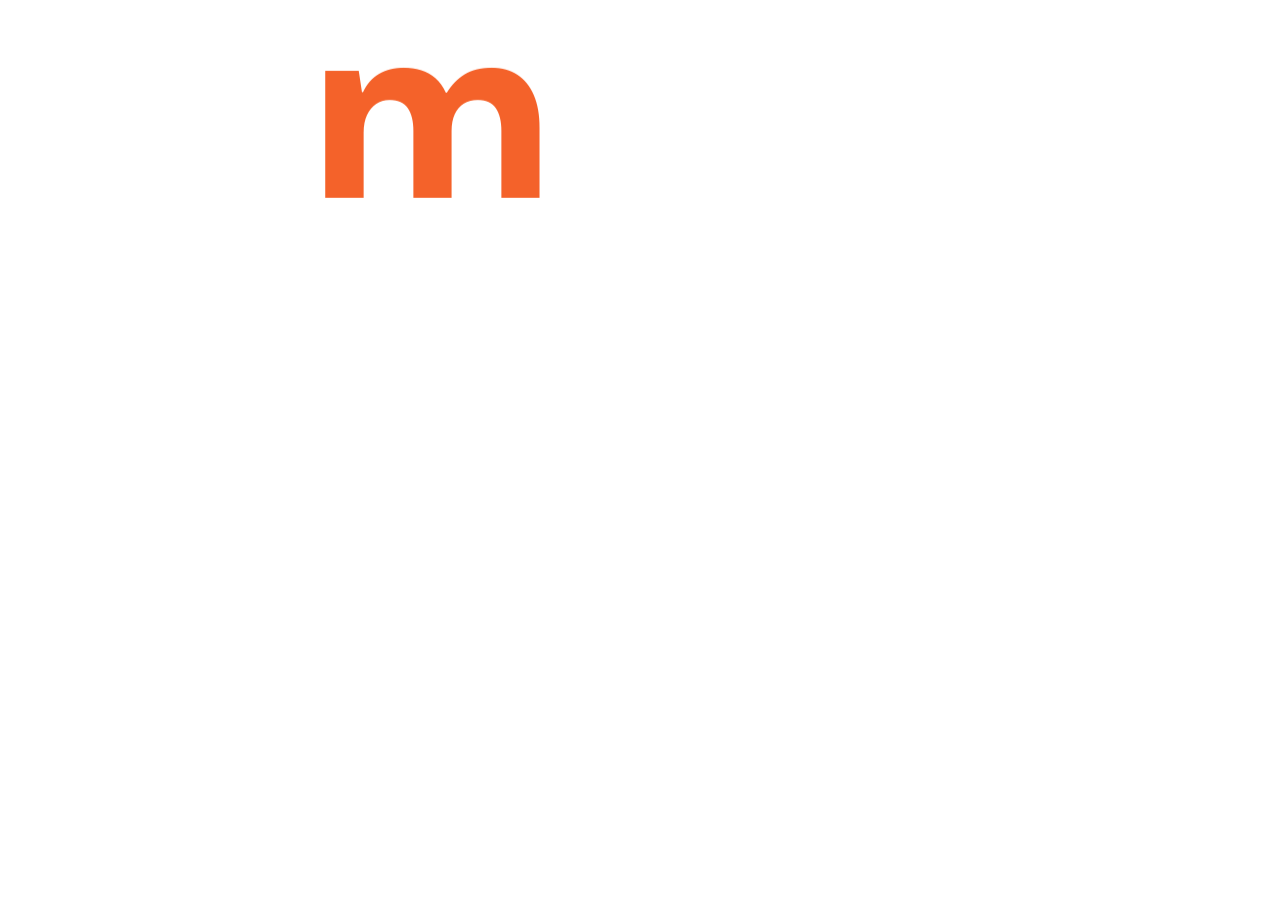
<file: index.html>
<!DOCTYPE html>
<html lang="en">
<head>
  <meta charset="UTF-8" />
  <meta name="viewport" content="width=device-width, initial-scale=1.0" />
  <title>mscc</title>
  <link rel="stylesheet" href="styles.css" />
  <link rel="preconnect" href="https://fonts.googleapis.com" />
  <link rel="preconnect" href="https://fonts.gstatic.com" crossorigin />
  <link href="https://fonts.googleapis.com/css2?family=DM+Sans:wght@700;900&display=swap" rel="stylesheet" />
  <style>
    * { box-sizing: border-box; margin: 0; padding: 0; }

    body {
      background: #f4c430;
      width: 100vw;
      height: 100vh;
      overflow: hidden;
      display: flex;
      align-items: center;
      justify-content: center;
    }

    #canvas {
      position: fixed;
      inset: 0;
      background: #ffffff;
      z-index: 1;
      display: flex;
      align-items: center;
      justify-content: center;
    }

    #curtain {
      position: fixed;
      inset: 0;
      background: #f4c430;
      z-index: 100;
      transform: translateY(0%);
      transition: transform 1.1s cubic-bezier(0.77, 0, 0.18, 1);
    }
    #curtain.open { transform: translateY(-100%); }

    #stage {
      display: flex;
      align-items: flex-end;
      justify-content: center;
      gap: 0.06em;
    }

    .letter {
      font-family: 'DM Sans', 'GT Walsheim', sans-serif;
      font-weight: 900;
      font-size: clamp(8rem, 20vw, 16rem);
      line-height: 1;
      display: inline-block;
      opacity: 0;
      will-change: transform;
      user-select: none;
      transform-origin: center center;
      cursor: grab;
    }
    .letter:active { cursor: grabbing; }

    .letter-m  { color: #f4622a; }
    .letter-s  { color: #e6303d; }
    .letter-c1 { color: #f4c430; }
    .letter-c2 { color: #f4c430; }

    #fade {
      position: fixed;
      inset: 0;
      background: #f4c430;
      z-index: 200;
      opacity: 0;
      pointer-events: none;
      transition: opacity 0.9s ease;
    }
    #fade.active { opacity: 1; pointer-events: none; }
  </style>
</head>
<body>

  <div id="curtain"></div>

  <div id="canvas">
    <div id="stage">
      <span class="letter letter-m"  >m</span>
      <span class="letter letter-s"  >s</span>
      <span class="letter letter-c1" >c</span>
      <span class="letter letter-c2" >c</span>
    </div>
  </div>

  <div id="fade"></div>

  <script>
    const letters  = Array.from(document.querySelectorAll('.letter'));
    const curtain  = document.getElementById('curtain');
    const fadeEl   = document.getElementById('fade');

    const GRAVITY     = 4900;
    const RESTITUTION = 0.15;
    const STOP_VEL    = 60;

    const START_Y = -(window.innerHeight * 1.15);

    // World space: origin = viewport center.
    // s.x / s.y are offsets from that origin.
    const state = letters.map(() => ({
      x: 0, y: START_Y,
      vx: 0, vy: 0,
      rot: 0, vrot: 0,
      active: false,
      settled: false,
      grabOffsetX: 0,  // world-space delta: letter pos minus cursor pos at grab time
      grabOffsetY: 0,
    }));

    let allSettled = false;
    let rafId      = null;
    let lastTime   = null;
    let dragging   = null;

    // Track cursor in screen space
    let cursorX = window.innerWidth  / 2;
    let cursorY = window.innerHeight / 2;

    // Start tick loop immediately and keep it running forever
    rafId = requestAnimationFrame(tick);

    // Open curtain
    setTimeout(() => curtain.classList.add('open'), 200);

    // Drop letters with stagger
    letters.forEach((el, i) => {
      setTimeout(() => {
        state[i].active = true;
        el.style.opacity = '1';
      }, 900 + i * 200);
    });

    function tick(ts) {
      if (!lastTime) lastTime = ts;
      const dt = Math.min((ts - lastTime) / 1000, 0.05);
      lastTime = ts;
      let anyMoving = false;

      letters.forEach((el, i) => {
        const s = state[i];
        if (!s.active) return;

        if (dragging === i) {
          // ── DIRECT DRAG ──
          // Convert cursor screen pos → world pos (origin = viewport center).
          // targetX/Y = cursorWorld + grabOffset.
          // Since grabOffset = letterWorld - cursorWorld at mousedown,
          // this means the grabbed point on the letter stays exactly under the cursor.
          const cx = cursorX - window.innerWidth  / 2;
          const cy = cursorY - window.innerHeight / 2;
          const prevX = s.x;
          const prevY = s.y;
          s.x = cx + s.grabOffsetX;
          s.y = cy + s.grabOffsetY;

          // Smooth velocity for release - lerp toward instantaneous value to avoid spikes
          const rawVx = (s.x - prevX) / dt;
          const rawVy = (s.y - prevY) / dt;
          s.vx += (rawVx - s.vx) * 0.4;
          s.vy += (rawVy - s.vy) * 0.4;

          // Slight tilt based on horizontal speed
          const tiltTarget = (s.x - prevX) / dt * 0.003;
          s.rot += (tiltTarget - s.rot) * Math.min(dt * 12, 1);

          anyMoving = true;

        } else if (!s.settled) {
          // ── FREE FALL ──
          s.vy += GRAVITY * dt;
          s.y  += s.vy * dt;

          s.vx *= (1 - 4 * dt);
          s.x  += s.vx * dt;

          // Spring rotation back to upright
          s.vrot += (-s.rot * 14 - s.vrot * 7) * dt;
          s.rot  += s.vrot * dt;

          // Floor bounce
          if (s.y >= 0) {
            s.y = 0;
            const bounced = -s.vy * RESTITUTION;
            if (Math.abs(bounced) < STOP_VEL) {
              s.vy = 0; s.vx = 0;
              s.settled = true;
            } else {
              s.vy = bounced;
            }
          }

          // Walls
          const halfW = window.innerWidth  / 2 - 40;
          const halfH = window.innerHeight / 2 - 40;
          if (s.x >  halfW) { s.x =  halfW; s.vx *= -0.3; }
          if (s.x < -halfW) { s.x = -halfW; s.vx *= -0.3; }
          if (s.y < -halfH) { s.y = -halfH; s.vy *= -0.3; }

          anyMoving = true;
        }

        el.style.transform = `translate(${s.x}px, ${s.y}px) rotate(${s.rot}deg)`;
      });

      if (!allSettled && state.every(s => !s.active || s.settled)) allSettled = true;
      rafId = requestAnimationFrame(tick); // always keep running - no cold-start on grab
    }

    window.addEventListener('mousedown', e => {

      letters.forEach((el, i) => {
        const s = state[i];
        if (!s.active) return; // not yet dropped
        const rect = el.getBoundingClientRect();
        if (
          e.clientX >= rect.left && e.clientX <= rect.right &&
          e.clientY >= rect.top  && e.clientY <= rect.bottom
        ) {
          dragging = i;
          s.settled = false;

          // Cursor in world space at the moment of grab
          const cursorWorldX = e.clientX - window.innerWidth  / 2;
          const cursorWorldY = e.clientY - window.innerHeight / 2;

          // Grab offset = letter world pos minus cursor world pos.
          // Adding this back to cursorWorld during drag keeps the
          // exact grab point pinned under the cursor.
          s.grabOffsetX = s.x - cursorWorldX;
          s.grabOffsetY = s.y - cursorWorldY;

          s.vx = 0;
          s.vy = 0;

          e.preventDefault();
        }
      });
    });

    window.addEventListener('mousemove', e => {
      cursorX = e.clientX;
      cursorY = e.clientY;
    });

    window.addEventListener('mouseup', () => {
      if (dragging !== null) {
        const s = state[dragging];
        // Cap velocity to avoid rocket launches
        const cap = 2000;
        s.vx = Math.max(-cap, Math.min(cap, s.vx));
        s.vy = Math.max(-cap, Math.min(cap, s.vy));
        s.vrot = s.vx * 0.05;
        // If released below the floor, pop back to floor level and
        // give a small upward bounce so it doesn't instantly re-settle
        if (s.y >= 0) {
          s.y = 0;
          s.vy = -Math.max(Math.abs(s.vy), 80);
        }
        dragging = null;
      }
    });

    // location.replace so index.html is NOT in browser history.
    // Pressing Back from home.html skips index.html correctly.
    setTimeout(() => {
      fadeEl.classList.add('active');
      setTimeout(() => { window.location.replace('home.html'); }, 950);
    }, 4400);
  </script>
</body>
</html>
</file>
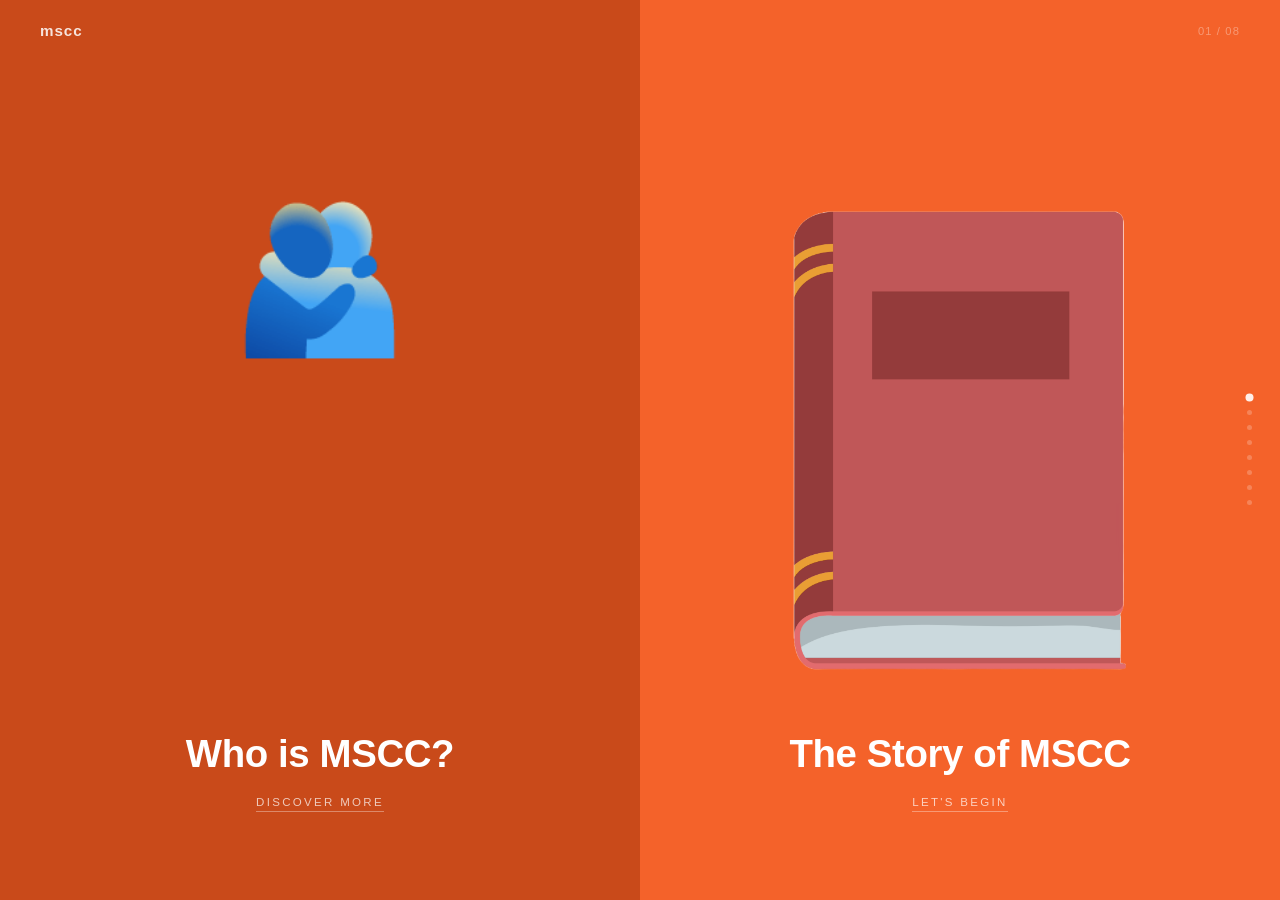
<file: home.html>
<!DOCTYPE html>
<html lang="en">
<head>
  <meta charset="UTF-8" />
  <meta name="viewport" content="width=device-width, initial-scale=1.0" />
  <title>mscc</title>
  <link rel="stylesheet" href="styles.css" />

  <!-- GT Walsheim — not on Google Fonts, so we use DM Sans as the closest
       web-safe match. If you have GT Walsheim licensed, add it via @font-face
       and swap "DM Sans" below for "GT Walsheim". -->
  <link rel="preconnect" href="https://fonts.googleapis.com" />
  <link rel="preconnect" href="https://fonts.gstatic.com" crossorigin />
  <link href="https://fonts.googleapis.com/css2?family=DM+Sans:ital,wght@0,300;0,400;0,600;0,700;1,300;1,400&display=swap" rel="stylesheet" />
  <style>
    /* ============================================================
       HOME.HTML — Single page, snap-scroll, parallax halves.

       PARALLAX CONCEPT:
         Each section has two halves (illustration / text).
         During the scroll snap transition:
           - The LEFT half moves at normal speed (follows container)
           - The RIGHT half moves SLOWER (lags behind via its own translate)
         This creates a natural depth parallax — one side "falls behind"
         as you scroll, catching up once the section snaps into place.

       The parallax is achieved by:
         - #scroll-container moves the full page (snap)
         - Each .split-right also gets an ADDITIONAL translateY
           that is animated independently, starting offset and
           settling to 0 when the section becomes active.

       SECTION ORDER:
         0  — Split orange hero ("Who's MSCC?" / "Let's Begin")
         1–6— Character sections (split color halves, parallax)
         7  — Finale (orange, link to main-site.html)
       ============================================================ */

    body {
      background: var(--dark);
      overflow: hidden;
      height: 100vh;
      width: 100vw;
      font-family: var(--font);
    }

    #home-curtain {
      position: fixed;
      inset: 0;
      background: #f4c430;
      z-index: 50;
      transform: translateY(0%);
      transition: transform 1.1s cubic-bezier(0.77, 0, 0.18, 1);
      pointer-events: none;
    }
    #home-curtain.open { transform: translateY(-100%); }

    /* ── Main scroll container — JS translates this for snap ── */
    #scroll-container {
      position: fixed;
      top: 0; left: 0;
      width: 100%;
      will-change: transform;
    }

    /* ── Every section (source container — hidden after track build) ── */
    .section {
      width: 100%;
      height: 100vh;
      position: relative;
      overflow: hidden;
      display: flex;
    }

    /* Once tracks are built, split halves live inside track slots.
       They should fill 100% of their slot. */
    .split-left, .split-right {
      width: 100%;
      height: 100%;
      display: flex;
      align-items: center;
      justify-content: center;
      overflow: hidden;
    }

    /* ═══════════════════════════════════════════════
       SECTION 0 — ORANGE HERO
       ═══════════════════════════════════════════════ */
    .panel {
      position: relative;
      width: 50%;
      height: 100%;
      display: flex;
      flex-direction: column;
      align-items: center;
      justify-content: flex-end;
      padding-bottom: 10vh;
      cursor: pointer;
      overflow: hidden;
      transition: width 1.2s cubic-bezier(0.77, 0, 0.18, 1),
                  opacity 0.8s ease;
    }

    .panel-left  { background: var(--orange-dark); }
    .panel-right { background: var(--orange); }

    /* ⚠️ IMAGE ZONE — hero panel illustrations (top 62%)
       Replace emoji divs with:
       <img src="assets/characters-group.png" alt="..." style="max-height:80%;object-fit:contain;" />
       <img src="assets/storybook.png" alt="..." style="max-height:75%;object-fit:contain;" /> */
    .panel-illustration {
      position: absolute;
      top: 0; left: 0;
      width: 100%; height: 62%;
      display: flex;
      align-items: center;
      justify-content: center;
      font-size: 9rem;
      pointer-events: none;
      background: none;
      transition: transform 0.6s ease;
    }
    .panel:hover .panel-illustration { transform: scale(1.04); }

    .panel-label {
      text-align: center;
      color: var(--white);
      z-index: 2;
      opacity: 0;
      transform: translateY(12px);
      transition: opacity 0.7s ease 0.4s, transform 0.7s ease 0.4s;
    }
    .panel-label.visible { opacity: 1; transform: translateY(0); }

    .panel-label h2 {
      font-size: clamp(1.6rem, 3vw, 2.8rem);
      font-weight: 700;
      margin-bottom: 1rem;
      letter-spacing: -0.01em;
    }
    .panel-cta {
      font-size: 0.72rem;
      font-weight: 500;
      letter-spacing: 0.2em;
      text-transform: uppercase;
      color: rgba(255,255,255,0.7);
      border-bottom: 1px solid rgba(255,255,255,0.35);
      padding-bottom: 3px;
      transition: color 0.3s, border-color 0.3s;
    }
    .panel:hover .panel-cta { color: var(--white); border-color: var(--white); }

    #hero-divider { display: none; }

    .panel-right.expanding { width: 100%; }
    .panel-left.collapsing  { width: 0%; opacity: 0; padding: 0; }

    /* ═══════════════════════════════════════════════
       SECTIONS 1–6 — CHARACTER SECTIONS WITH PARALLAX
       ═══════════════════════════════════════════════ */

    /* Track styles are injected by JS at runtime */

    /* ── Illustration containers ──
       ⚠️ IMAGE ZONE: Each .char-illustration holds a placeholder emoji.
       Replace with: <img src="assets/char-NAME.png" style="max-height:72vh;object-fit:contain;" /> */
    .char-illustration {
      width: 100%;
      height: 100%;
      display: flex;
      align-items: center;
      justify-content: center;
      font-size: 11rem;
      background: none;
    }

    /* ── Text containers ── */
    .char-content {
      width: 100%;
      height: 100%;
      display: flex;
      flex-direction: column;
      justify-content: center;
      padding: 0 14%;
      color: var(--white);
      font-family: 'DM Sans', 'GT Walsheim', var(--font);
    }

    /* Section background colors are applied directly via JS in buildTracks()
       because CSS descendant selectors (.section-N .split-left) break
       once the halves are reparented into the track containers. */

    /* Section 4 (gold) dark text — also overridden inline by JS */

    /* ── Typography ── */
    .char-name {
      font-size: clamp(2.2rem, 4.5vw, 4.5rem);
      font-weight: 700;
      font-family: 'DM Sans', 'GT Walsheim', var(--font);
      color: var(--white);
      letter-spacing: -0.02em;
      line-height: 1.05;
      margin-bottom: 0.4rem;
    }
    .char-role {
      font-size: clamp(0.95rem, 1.6vw, 1.25rem);
      font-style: italic;
      font-family: 'DM Sans', 'GT Walsheim', var(--font);
      color: rgba(255,255,255,0.8);
      margin-bottom: 1.4rem;
      font-weight: 400;
    }

    /* ── Animated draw-on bar ── */
    .wave {
      display: block;
      width: 72px;
      height: 2px;
      background: rgba(255,255,255,0.55);
      margin-bottom: 1.5rem;
      position: relative;
      overflow: hidden;
    }
    .wave::after {
      content: '';
      position: absolute;
      inset: 0;
      background: rgba(255,255,255,0.9);
      transform: translateX(-100%);
      animation: drawBar 1.8s cubic-bezier(0.77, 0, 0.18, 1) infinite;
    }
    @keyframes drawBar {
      0%   { transform: translateX(-100%); }
      50%  { transform: translateX(0%); }
      100% { transform: translateX(100%); }
    }
    .char-lore {
      font-size: clamp(0.82rem, 1.3vw, 0.95rem);
      line-height: 1.75;
      color: rgba(255,255,255,0.82);
      max-width: 460px;
      margin-bottom: 2rem;
      font-weight: 300;
    }
    .char-stats { display: flex; flex-direction: column; gap: 0.75rem; }
    .stat-label { font-size: 0.95rem; font-weight: 600; color: var(--white); }
    .stat-value { font-size: 0.82rem; color: rgba(255,255,255,0.65); font-weight: 300; }

    /* ── Scroll hint arrow ── */
    .meet-next {
      position: absolute;
      bottom: 5vh; left: 50%;
      transform: translateX(-50%);
      text-align: center;
      font-size: 0.7rem;
      letter-spacing: 0.14em;
      text-transform: uppercase;
      color: rgba(255,255,255,0.4);
      opacity: 0;
      pointer-events: none;
      transition: opacity 0.9s ease 1.1s;
      white-space: nowrap;
    }
    .section.active .meet-next { opacity: 1; }
    .meet-next-arrow {
      display: block;
      margin: 7px auto 0;
      width: 10px; height: 10px;
      border-right: 1.5px solid rgba(255,255,255,0.4);
      border-bottom: 1.5px solid rgba(255,255,255,0.4);
      transform: rotate(45deg);
      animation: bounce 1.6s ease-in-out infinite;
    }
    @keyframes bounce {
      0%,100% { transform: rotate(45deg) translateY(0); }
      50%      { transform: rotate(45deg) translateY(5px); }
    }

    /* ═══════════════════════════════════════════════
       SECTION 7 — FINALE (split two halves)
       ═══════════════════════════════════════════════ */
    .section-finale { display: flex; }

    .finale-left {
      width: 100%;
      height: 100%;
      background: var(--orange-dark);
      display: flex;
      flex-direction: column;
      align-items: center;
      justify-content: center;
      gap: 1.6rem;
      padding: 0 8vw;
      text-align: center;
    }

    .finale-right {
      width: 100%;
      height: 100%;
      background: var(--orange-deep);
      display: flex;
      flex-direction: column;
      align-items: center;
      justify-content: center;
      gap: 1.6rem;
      padding: 0 8vw;
      text-align: center;
    }

    .finale-icon { font-size: 4rem; }

    .finale-heading {
      font-size: clamp(1.6rem, 3vw, 2.8rem);
      font-weight: 700;
      color: var(--white);
      line-height: 1.2;
      letter-spacing: -0.02em;
    }

    .finale-sub {
      font-size: 0.9rem;
      color: rgba(255,255,255,0.5);
      line-height: 1.65;
      font-style: italic;
      font-weight: 300;
      max-width: 320px;
    }

    .finale-btn {
      display: inline-block;
      font-size: 0.75rem;
      font-weight: 500;
      letter-spacing: 0.2em;
      text-transform: uppercase;
      color: var(--white);
      border: 1px solid rgba(255,255,255,0.4);
      padding: 13px 36px;
      text-decoration: none;
      background: transparent;
      cursor: pointer;
      transition: background 0.3s, border-color 0.3s;
    }
    .finale-btn:hover { background: rgba(255,255,255,0.12); border-color: var(--white); }

    .finale-link {
      font-size: 0.72rem;
      font-weight: 500;
      letter-spacing: 0.18em;
      text-transform: uppercase;
      color: rgba(255,255,255,0.4);
      text-decoration: none;
      border-bottom: 1px solid rgba(255,255,255,0.15);
      padding-bottom: 3px;
      transition: color 0.3s, border-color 0.3s;
    }
    .finale-link:hover { color: var(--white); border-color: var(--white); }

    /* ── Fixed nav ── */
    .site-nav {
      position: fixed;
      top: 0; left: 0; right: 0;
      padding: 22px 40px;
      display: flex;
      justify-content: space-between;
      align-items: center;
      z-index: 500;
      pointer-events: none;
    }
    .nav-logo {
      font-size: 0.95rem;
      font-weight: 600;
      color: rgba(255,255,255,0.85);
      letter-spacing: 0.06em;
      pointer-events: auto;
    }
    .nav-count {
      font-size: 0.7rem;
      color: rgba(255,255,255,0.35);
      letter-spacing: 0.1em;
    }

    /* ── Progress dots ── */
    .progress-dots {
      position: fixed;
      right: 28px; top: 50%;
      transform: translateY(-50%);
      display: flex; flex-direction: column;
      gap: 10px; z-index: 500;
    }
    .dot {
      width: 5px; height: 5px;
      border-radius: 50%;
      background: rgba(255,255,255,0.22);
      cursor: pointer;
      transition: background 0.35s, transform 0.35s;
    }
    .dot.active { background: rgba(255,255,255,0.9); transform: scale(1.6); }

    /* ── Full-screen overlay for navigation transitions ── */
    #flash-overlay {
      position: fixed; inset: 0;
      background: var(--dark);
      z-index: 9999;
      opacity: 0; pointer-events: none;
      transition: opacity 0.75s ease;
    }
    #flash-overlay.active { opacity: 1; }
  </style>
</head>
<body>

  <div id="home-curtain"></div>

  <nav class="site-nav">
    <span class="nav-logo">mscc</span>
    <span class="nav-count" id="navCount">01 / 08</span>
  </nav>

  <div class="progress-dots" id="progressDots"></div>
  <div id="flash-overlay"></div>

  <!-- ═══════════════════════════════════════════════════════
       SCROLL CONTAINER — JS restructures this into two fixed
       tracks at runtime (#left-track / #right-track) and drives
       them independently for the two-speed parallax effect.
       ═══════════════════════════════════════════════════════ -->
  <div id="scroll-container">

    <!-- ════════════════════════════
         SECTION 0 — ORANGE HERO
         ════════════════════════════ -->
    <section class="section active" id="hero" data-index="0">

      <!-- LEFT: "Who's MSCC?" → snaps to section 1 -->
      <div class="panel panel-left" id="panelLeft" onclick="discoverMore()">
        <!-- ⚠️ IMAGE ZONE: character group illustration (left panel)
             <img src="assets/characters-group.png" alt="MSCC Characters" style="max-height:75%;object-fit:contain;" /> -->
        <div class="panel-illustration">🫂</div>
        <div class="panel-label">
          <h2>Who is MSCC?</h2>
          <span class="panel-cta">Discover More</span>
        </div>
      </div>

      <div id="hero-divider"></div>

      <!-- RIGHT: "Let's Begin" → expands right panel → main-site.html -->
      <div class="panel panel-right" id="panelRight" onclick="letsBegin()">
        <img src="images/redboook.png" alt="The MSCC Story" style="max-height:72%;object-fit:contain;" />
        <div class="panel-label">
          <h2>The Story of MSCC</h2>
          <span class="panel-cta">Let's Begin</span>
        </div>
      </div>

      <div class="meet-next" style="color:rgba(255,255,255,0.4);">
        scroll to meet the team
        <span class="meet-next-arrow" style="border-color:rgba(255,255,255,0.35);"></span>
      </div>
    </section>

    <!-- ════════════════════════════════════════════════
         SECTION 1 — Monsieur Le Chef
         Text: LEFT (faster)  |  Illustration: RIGHT (slower / parallax)
         ════════════════════════════════════════════════ -->
    <section class="section section-1" data-index="1">

      <!-- LEFT half (text) — moves at normal speed -->
      <div class="split-left">
        <div class="char-content">
          <h2 class="char-name">rescisty</h2>
          <p class="char-role">Founder and Owner of MSCC</p>
          <span class="wave"></span>
          <p class="char-lore">Self-proclaimed expert of all forms of procrastination, Rescisty is rumored to be the second coming of choco-cat. Legend has it he only vibe-codes too..</p>
          <div class="char-stats">
            <div><div class="stat-label">Greatest Traits:</div><div class="stat-value">Extreme drive, motivation, and uncanny ability to procrastinate effectively.</div></div>
            <div><div class="stat-label">Likes:</div><div class="stat-value">moonbani, moonbani, and moonbani headpats</div></div>
          </div>
        </div>
      </div>

      <!-- RIGHT half (illustration) — SLOWER: parallax via CSS translateY offset -->
      <div class="split-right">
        <!-- ⚠️ IMAGE ZONE: Monsieur Le Chef illustration
             <img src="assets/char-lechef.png" style="max-height:75vh;object-fit:contain;" /> -->
        <div class="char-illustration" style="font-size:0;padding:2rem;"><svg style="width:100%;height:100%;max-height:75vh;" xmlns="http://www.w3.org/2000/svg" viewBox="0 0 703 800" xmlns:xlink="http://www.w3.org/1999/xlink" role="img" artist="Katerina Limpitsouni" source="https://undraw.co/"><g transform="translate(0 0)"><path d="M389.376,144.287A118.073,118.073,0,1,0,258.1,282.165l48.97,144.494,97.518-115.9S374.216,283.654,354.6,250.48a117.944,117.944,0,0,0,34.765-106.193Z" transform="translate(85.645 0.448)" fill="#ed9da0"/><path d="M301.641,214.788s155.985,26.3,176.566,57.86,42.533,76.836,42.533,76.836,59,293.619-34.3,334.781L109.554,630.522l46.22-138.346L109.123,630.753,0,613.284s65.22-322.8,102.265-344.752,83.355-16.054,83.355-16.054,73.745,73.272,115.25-37.661l.773-.029Z" transform="translate(163.858 62.875)" fill="#1a1a1a"/><path d="M653.612,722.319,433.59,769.779c-42.2-79.553-51.68-162.651-52.032-241.234l220.021-47.46a492.711,492.711,0,0,0,52.033,241.234Z" transform="translate(-359.516 -22.767)" fill="#e6e6e6"/><path d="M433.191,774.332l1.992-.43L656.467,726.17l1.181-2.363-.606-1.206a490.022,490.022,0,0,1-51.749-239.916l.141-3.475L379.88,527.864l.01,2.184c.1,21.594.866,41.174,2.353,59.86a563.814,563.814,0,0,0,8.018,60.884,458.459,458.459,0,0,0,15.92,61.138,409.4,409.4,0,0,0,26.055,60.6Zm217.491-52.424-214.637,46.3a404.455,404.455,0,0,1-24.761-58,453.063,453.063,0,0,1-15.731-60.417,558.446,558.446,0,0,1-7.941-60.307c-1.426-17.92-2.187-36.676-2.324-57.273l214.5-46.268a495.407,495.407,0,0,0,50.9,235.969Z" transform="translate(-360.542 -24.258)" fill="#090814"/><path d="M322.324,110.037s-33.008,10.143-46.73-6.323c0,0-32.929,1.376-39.789,19.208S187.783,149,174.069,133.9s-34.307-42.54-8.24-67.23c0,0,4.115-26.07,26.069-31.558l12.348,10.977s163.107-76.707,182.4,1.437c0,0,29.536-5.568,15.5,12.276,0,0,15.82,18.343,25.854,53.128a143.41,143.41,0,0,1-46.325,149.71h0s35.075-92.069,4.974-65.124-28.733-34.8-28.733-34.8-45.119-27.145-35.594-52.676Z" transform="translate(59.129 -12.418)" fill="#090814"/><path d="M653.612,722.319,433.59,769.779c-42.2-79.553-51.68-162.651-52.032-241.234l220.021-47.46a492.711,492.711,0,0,0,52.033,241.234Z" transform="translate(-378.855 -8.627)" fill="#e6e6e6"/><path d="M433.191,774.332l1.992-.43L656.467,726.17l1.181-2.363-.606-1.206a490.022,490.022,0,0,1-51.749-239.916l.141-3.475L379.88,527.864l.01,2.184c.1,21.594.866,41.174,2.353,59.86a563.814,563.814,0,0,0,8.018,60.884,458.459,458.459,0,0,0,15.92,61.138,409.4,409.4,0,0,0,26.055,60.6Zm217.491-52.424-214.637,46.3a404.455,404.455,0,0,1-24.761-58,453.063,453.063,0,0,1-15.731-60.417,558.446,558.446,0,0,1-7.941-60.307c-1.426-17.92-2.187-36.676-2.324-57.273l214.5-46.268a495.407,495.407,0,0,0,50.9,235.969Z" transform="translate(-379.881 -10.118)" fill="#090814"/><path d="M0,47.46,220.022,0c42.2,79.553,51.68,162.651,52.032,241.234L52.033,288.694A492.711,492.711,0,0,0,0,47.46Z" transform="translate(312.73 758.729) rotate(172)" fill="#e6e6e6"/><path d="M224.458,0l-1.992.43L1.181,48.162,0,50.525l.606,1.206A490.334,490.334,0,0,1,41.744,168.4a490.345,490.345,0,0,1,10.611,123.25l-.141,3.475,225.555-48.654-.01-2.184c-.1-21.594-.866-41.174-2.353-59.86a563.836,563.836,0,0,0-8.018-60.884A458.467,458.467,0,0,0,251.468,62.4,409.411,409.411,0,0,0,225.413,1.8ZM6.967,52.424,221.6,6.125a404.469,404.469,0,0,1,24.761,58A453.066,453.066,0,0,1,262.1,124.545a558.465,558.465,0,0,1,7.941,60.307c1.426,17.92,2.187,36.676,2.324,57.273l-214.5,46.268A495.762,495.762,0,0,0,47.009,167.261,495.763,495.763,0,0,0,6.967,52.424Z" transform="translate(316.139 761.342) rotate(172)" fill="#090814"/><path d="M130.42,161.849l259.623,18.372-9.575-68.116L135.63,90.427c-11.7-13.972-30.495-23.762-52.287-25.35-38.129-2.78-70.9,20.548-73.205,52.1s26.746,59.391,64.876,62.171c21.792,1.588,41.805-5.375,55.411-17.5Z" transform="translate(221.896 559.702)" fill="#ed9da0"/><path d="M72.148,209.157,61.171,176.222s26.07-27.835,0-43.418l91.928,11.86s37.215,27.449,39.875,4.805c0,0,46.564,30.868,56.169,11.658,0,0-27.541-59.554,15.729-90.156L207.3,45.083,166.286,17.328,0,0" transform="matrix(-0.966, 0.259, -0.259, -0.966, 662.518, 731.446)" fill="#1a1a1a"/></g></svg></div>
      </div>

      <div class="meet-next">Meet the next legend<span class="meet-next-arrow"></span></div>
    </section>

    <!-- ════════════════════════════════════════════════
         SECTION 2 — Dave
         Illustration: LEFT (faster)  |  Text: RIGHT (slower / parallax)
         ════════════════════════════════════════════════ -->
    <section class="section section-2" data-index="2">

      <!-- LEFT half (illustration) — moves at normal speed -->
      <div class="split-left">
        <!-- ⚠️ IMAGE ZONE: Dave illustration
             <img src="assets/char-dave.png" style="max-height:75vh;object-fit:contain;" /> -->
        <div class="char-illustration" style="font-size:0;padding:2rem;"><svg style="width:100%;height:100%;max-height:75vh;" xmlns="http://www.w3.org/2000/svg" viewBox="0 0 960 754.659" xmlns:xlink="http://www.w3.org/1999/xlink" role="img" artist="Katerina Limpitsouni" source="https://undraw.co/"><g transform="translate(-480 -168.686)"><path d="M587.636,172.483c-24.968-.712-53.23-.09-78.372-.1l-153.611-.026-144.406-.066c-23.973-.008-48.033-.1-72.01.054a6.379,6.379,0,0,0-5.21,2.406c-1.8,5.686-1,31.65-1,39.056l0,61.224.039,26.115c-.016,3.78-.486,15.963.412,18.974,1.161,1.232,1.515.935,3.421.5,15.378-3.47,31.757-5.738,47.527-4.379,1.983.1,10.306,1.283,11,3.139,1.455,3.906-3.726,10.491-4.081,15.624-1.655,23.891,29.168,32.869,45.369,18.912,7.4-6.374,9.587-14.957,6.653-24.126-.884-2.834-3.042-7.371-2.84-10.209,8.137-7.2,42.269-.136,52.047,2.364-5.069,15.857-8.14,34.332-5.238,50.555,3.138,17.541,12.831,8.948,23.3,6.068a18.457,18.457,0,0,1,13.793,2.471,19.584,19.584,0,0,1,8.008,12.924c1.821,11.559-4.858,20.987-16.451,22.784-10.13.654-12.6-5.013-21.238-4.541-1.6.087-4.235,2.408-4.982,4.022-7.1,15.331-1.183,57.187,2.809,72.73-66.974-.02,104.294-.047,104.294-.047l129.99.047,38.058.028c7.076.015,14.153.087,21.228-.068,3.721-.082,6.677-2.481,6.692-6.371.062-15.537.02-31.077.04-46.615l-.028-103.2.044-101.008c.013-17.574.555-38.04-.153-55.231C590.989,174.026,590.62,173.286,587.636,172.483Z" transform="translate(846.896 -3.454)" fill="#090814"/><path d="M296.954,439.576c-4.134-.639-16.162-.8-19.661,1.91-.285.222-1,1.005-.958,1.22,1.456,7.5,4.822,11.474,3.782,19.6a21.311,21.311,0,0,1-8.184,14.328c-17.214,13.082-47.217.23-39.833-23.666,1.017-3.29,2.573-6.818,3.092-10.187-6.1-7.676-41.013-.713-50.057,1.315,1.923,14.924,3.6,30.783,1.529,45.754-.619,4.475-2,11.927-5.956,14.564-5.677,3.7-12.021-1.139-17.892-2.267-17.208-3.306-25.507,17.535-16.323,30.239,4.206,6.158,12.023,7.976,19,5.94,7.672-2.239,13.05-6.727,18.8,1.749,7.436,15.722,2.662,49.507-.45,66.46l144.2.171c.317-7.1.1-14.593.093-21.728l-.03-37.149c.046-33.947.419-68.606.016-102.516C317.419,442.793,307.96,440.49,296.954,439.576Z" transform="translate(1106.37 -126.162)" fill="#e8528a"/><path d="M833.183,181.344c-52.854-.609-106.882-.037-159.842-.025l.04,138.011c14.992-4.181,39.552-5.86,54.789-2.487,11.756,2.6,7.447,12.407,3.889,19.316-2.038,3.957-.312,10.027,1.761,14.137,3.021,4.734,8.488,7.79,13.891,8.944,5.908,1.262,13.084.436,18.172-2.987,17.9-12.042,2.6-24.692,4.49-32.928a7.4,7.4,0,0,1,3.581-4.616c11.374-6.895,42.96-.482,55.3,2.593,4.2-11.3,7.383-30.726,6.048-42.854-.263-2.386-.8-6.442-2.942-7.917-3.792-1.956-9.877,2.392-13.959,2.716-20.964,1.661-29.935-22.273-18.195-37.679,4.6-6.042,13.268-7.8,20.428-6.27,3.406.73,7.517,2.59,11,2.2C839.474,226.188,834.762,190.44,833.183,181.344Z" transform="translate(311.834 -7.554)" fill="#e8528a"/><path d="M489.9,382.033c-13.6-.661-22.736,9.66-19.359,23.1.892,3.549,5.924,13.772.976,16.2-13.212,6.492-40.573,1.083-53.992-1.985-3.363,9.311-10.655,43.333-2.972,54.636,1.84,2.706,12.365-4.326,17.639-4.256,6.537.088,12.1.446,17.552,5.654,17.844,17.51,3.605,47.618-21.872,42.088-3.547-.77-8.154-4.03-11.688-3.933-3.063.085-4.1,8.063-4.357,10.357-2.076,18.5.363,38.137,4.085,56.316l63.724.081,78.471.063c3.113-12.189,8.844-53.464-.463-66.273-4.451-.667-10.009,2.9-14.766,3.354-36.732,3.563-32.186-55.418,3.365-45.606,9.9,2.734,12.6,6.716,14.778-8.032,2.182-14.793.66-30.176-1.345-44.914-15.61,3.57-32.483,6.434-48.675,4.936-2.354-.218-5.537-1.346-6.911-3.423-3.407-5.409,1.568-11.737,2.252-17.41C507.721,391.527,501.079,383.669,489.9,382.033Z" transform="translate(726.908 -99.887)" fill="#e8528a"/><path d="M519.638,181.564l-132.576.022c2.315,14.741,4.651,33.315.666,48.024-5.582,16.378-19.083-.912-30.349,5.8-15.737,9.381-8.353,36.535,10.78,32.9,4.315-.819,9.147-4.39,13.828-2.748a8.937,8.937,0,0,1,5.211,4.862c5.5,13.805.065,39.352-4.29,52.278,14.315,2.722,32.862,6.33,47.765,3.485,1.932-.369,2.033-1.634,2.277-3.3-7.743-15.556-4.292-33.655,14.915-37.535,16.576-3.349,30.872,11.649,27.282,27.916-.784,3.554-3.482,7.322-3.616,10.991-.026,2.828,7.036,2.851,8.818,2.887,14.364.293,28.476-1.965,42.421-5.2-2.527-11.511-8.315-46.206-.545-56.955,3.737-5.17,14.229,2.528,20.76,2.5,17.267-.062,22.607-21.753,11.528-33.064-18.438-15.848-35.679,21.65-35.937-25.265C518.53,200.876,519.159,190.317,519.638,181.564Z" transform="translate(762.958 -7.783)" fill="#e8528a"/><path d="M290.395,181.617c-16.392-.59-35.54-.107-52.11-.1l-94.338-.046c-.587,10.461-1.324,21.348-1.037,31.782.086,3.117.573,13.568,3.034,15.215,3.209,2.146,9.33-3.393,15.426-3.314a20.5,20.5,0,0,1,15.413,5.4c8.355,7.759,10.083,21.148,4.41,30.988-4.921,8.535-15.176,12.316-24.631,10.1-3.372-.791-7.11-3.592-10.768-3.515-7.246,3.669-.31,45.038,1.213,52.577l4.334-.917c11.93-3.093,29.891-4.991,42.2-2.922,3.041.511,6.682,1.949,8.338,4.736,3.429,5.768-1.937,10.338-3.088,15.539a16.684,16.684,0,0,0,2.2,12.639,19.654,19.654,0,0,0,12.855,8.267,22.449,22.449,0,0,0,16.858-3.27c15.848-10.92,1.744-23.293,3.619-31.514a7.576,7.576,0,0,1,3.726-4.808c11.359-6.734,40.426.315,52.768,3.4l.064-100.653C290.886,215.457,291.546,185.033,290.395,181.617Z" transform="translate(1143.683 -7.673)" fill="#e8528a"/><g transform="translate(846.277 373.59)"><path d="M1128.859,498.192c-9.387,1.315-18.8,3.641-28.341,4.626-2.991.309-22.94,2.4-24.074,3.445-2.4,3.98,2.1,7.141,2.888,10.563,7.079,30.576-45.434,31.864-37.478.815.723-2.806,3.047-6.809.595-9.131-5.335-.51-15.933.554-21.858.734-11.28.341-22.622.435-33.882,1-1.724-.052-5.237.466-6.15,2.315-2.149,4.359-.072,16.291.39,20.923l2.688,27.5,8.408,87.621c.9,9.546,6.32,7.986,13.83,7.212l96.577-10.174q12.373-1.323,24.771-2.456c5.176-.474,10.357-.856,15.507-1.578,1.924-.009,4.309-2.732,3.868-4.723-3.278-14.821-8.254-29.4-7.674-44.842.108-2.943-.082-5.607,2.036-7.947,5.756.438,9.962,3.405,16.59,3.132a21.9,21.9,0,0,0,14.652-7.158,24.732,24.732,0,0,0,5.869-17.81,25.822,25.822,0,0,0-8.391-17.754c-5.909-5.13-15.732-7-22.949-3.56-2.432,1.16-5.3,3.992-8.023,4.084-6.668.224-6.663-39.325-8.484-45.063A4.309,4.309,0,0,0,1128.859,498.192Z" transform="translate(-979.602 -498.192)" fill="#090814"/><path d="M1130.712,508.236c-14.281,2.824-30.348,4.9-44.823,6.342.154.3.3.6.451.9,6.366,12.87,2.883,25.67-10.424,32.018a26.728,26.728,0,0,1-20.385.963c-14.178-5.057-17.41-17.261-12.547-30.51-17.733.837-36.5.685-53.8,1.982,3.575,44.924,8.438,91.841,13.035,136.766q6.417-.545,12.824-1.2l131.679-13.643c-4.093-13.079-12.116-41.468-5.186-55.494,3.924-5.186,10.377-.048,14.548.591,34.764,5.319,24.574-52.571-6.587-34.74-7.941,4.541-11.87,3.609-14.179-5.614C1132.281,534.394,1131.758,520.648,1130.712,508.236Z" transform="translate(-984.312 -503.083)" fill="#e8528a"/></g><g transform="translate(480 373.649)"><path d="M212.236,287.148,175.044,414.273a27.874,27.874,0,0,0,24.322,35.594l40.58,3.552Z" transform="translate(-173.923 -103.821)" fill="#d6d6e3"/><path d="M212.236,287.148,175.044,414.273a27.874,27.874,0,0,0,24.322,35.594l40.58,3.552Z" transform="translate(-173.923 -103.821)" opacity="0.046" style="isolation:isolate"/><path d="M632.039,240.814l-49.744,82.267-23.422-29.673,45.776-71.667c-1.626-8.336.343-18.016,6.162-26.373,10.18-14.624,28.248-19.647,40.35-11.224s13.659,27.111,3.479,41.735a35.043,35.043,0,0,1-22.6,14.925Z" transform="translate(-256.181 -80.939)" fill="#ed9da0"/><path d="M248.334,510.952l-5.97,20.314.2,20.6s-39.3,47.26-24.82,149.472H401.135L379.914,534.557,248.335,510.95Z" transform="translate(-182.605 -151.642)" fill="#090814"/><path d="M283.869,138.718a52.206,52.206,0,1,1,67.849,49.821l-7.784,6.271,13.97,48.909-16.284,11.523-51.446-42.874s11.115-14.157,17.074-30.121a52.15,52.15,0,0,1-23.381-43.527Z" transform="translate(-197.419 -60.95)" fill="#ed9da0"/><path d="M521.323,251.734c-18.429-.281-52.5,58.87-52.5,58.87l-27.991-9.9-57.57-20.379-44.117-18.158.193,1.334c-.176-.419-.358-.836-.571-1.267-4.638-9.552-18.111-20.8-56.357-18.573L264.4,257.877l-2.449,1.947a55.55,55.55,0,0,0-22.686,3.534c-8.192,3.293-16.384,9.433-20.26,20.921C217,290.2,217,302.452,218.2,318.012c4.357,56.34,24.66,176.115,24.66,176.115l128.2-16.975,9.457.221s1.125-12.91,2.128-29.817c.622-9.916,1.184-21.183,1.506-32.025.221-7.951.281-15.662.141-22.447-.02-.423-.02-.843-.041-1.266-.382-12.388-1.626-21.363-4.3-22.347,0,0,8.292-.221,20.259-.663,28.914-1.084,79.31-3.51,86.5-7.429,10.16-5.522,63.428-79.631,63.428-79.631s-10.359-29.717-28.811-30.016Z" transform="translate(-183.21 -94.468)" fill="#d6d6e3"/><path d="M982.781,340.768h0a43.065,43.065,0,0,1,8.316.826,36.444,36.444,0,0,1,15.88-3.658h1.441c27.781,0,50.3,25.138,50.3,56.148h-9.313l-1.5-11.442-2.2,11.442h-7.755a109.738,109.738,0,0,1,3.6,28.131v57.151h-14.073l-8.148-21.174,2.038,21.174h-106.2V434.488C915.159,382.73,945.434,340.768,982.781,340.768Z" transform="translate(-867.849 -337.936)" fill="#090814"/></g></g></svg></div>
      </div>

      <!-- RIGHT half (text) — SLOWER: parallax -->
      <div class="split-right">
        <div class="char-content">
          <h2 class="char-name">daip</h2>
          <p class="char-role">Co-founder & Permanent Slave of MSCC</p>
          <span class="wave"></span>
          <p class="char-lore">Essentially the co-founder of MSCC, daip is known for her unwavering excellence in the field of introversion, and is also an extremely dedicated member of the team. NEET.</p>
          <div class="char-stats">
            <div><div class="stat-label">Claim to Fame:</div><div class="stat-value">Can name every SVT member based off their abs.</div></div>
            <div><div class="stat-label">Favourite Pastime:</div><div class="stat-value">Making questionable life choices and being shy.</div></div>
          </div>
        </div>
      </div>

      <div class="meet-next">Meet the next legend<span class="meet-next-arrow"></span></div>
    </section>

    <!-- ════════════════════════════════════════════════
         SECTION 3 — Wendy W. Wrasse
         Text: LEFT (faster)  |  Illustration: RIGHT (slower / parallax)
         ════════════════════════════════════════════════ -->
    <section class="section section-3" data-index="3">

      <div class="split-left">
        <div class="char-content">
          <h2 class="char-name">codec</h2>
          <p class="char-role">Former Lead Admin & Server Designer</p>
          <span class="wave"></span>
          <p class="char-lore">Extreme budget pc gamer, academics hater, and anime watcher.</p>
          <div class="char-stats">
            <div><div class="stat-label">Superpower:</div><div class="stat-value">Can name 90% of anime based off their opening themes, outro, and boobs.</div></div>
            <div><div class="stat-label">Favourite Drink:</div><div class="stat-value">coke, pepsi, and gamer juice.</div></div>
          </div>
        </div>
      </div>

      <div class="split-right">
        <!-- ⚠️ IMAGE ZONE: Wendy illustration
             <img src="assets/char-wendy.png" style="max-height:75vh;object-fit:contain;" /> -->
        <div class="char-illustration" style="font-size:0;padding:2rem;"><svg style="width:100%;height:100%;max-height:75vh;" xmlns="http://www.w3.org/2000/svg" viewBox="0 0 960 755.946" xmlns:xlink="http://www.w3.org/1999/xlink" role="img" artist="Katerina Limpitsouni" source="https://undraw.co/"><g transform="translate(-407.168 -180.521)"><path d="M259.059,382.98l162.352,19.786-18.7-56.091-140.9-4.48c-6.722-7.941-17.479-13.472-29.924-14.313-21.775-1.471-40.413,11.945-41.63,29.965s15.447,33.821,37.222,35.292c12.444.841,23.848-3.194,31.577-10.158Z" transform="translate(693.648 484.24)" fill="#e29295"/><path d="M296.669,70.009A78.958,78.958,0,1,0,229.409,178.1l51.662,87.978,48.14-89.12s-23.564-13.631-40.906-32.694a78.872,78.872,0,0,0,8.364-74.253Z" transform="translate(846.57 384.183)" fill="#e29295"/><path d="M95.007,406.871,89.15,349.717,11.688,340.6,0,298.528,53.7,262.1,64.5,113.027a7.605,7.605,0,0,1,1.255-3.7A39.706,39.706,0,0,1,85.134,80.839l68.53-71.416s46.182-31.278,57.868,20.139c0,0,35.534,6.345,64.205,36q3.293,1.993,6.684,4.323s-.089,1-.263,2.877A122.9,122.9,0,0,1,304.9,115.9c22.126,73.622,57.182,290.975,57.182,290.975Z" transform="translate(1005.082 529.596)" fill="#e6e6e6"/><path d="M118.959,225.568l-1.323-.088c.662-9.983,5.257-21.208,13.659-33.363,6.692-9.682,15.807-19.983,27.09-30.616A345.049,345.049,0,0,1,184.9,139.053c7.109-5.445,11.915-8.7,11.962-8.732l.742,1.1a346.19,346.19,0,0,0-38.322,31.059c-11.212,10.568-20.263,20.8-26.9,30.4C124.121,204.83,119.605,215.829,118.959,225.568Z" transform="translate(1006.877 424.692)" fill="#d6d6e3"/><path d="M132.269,473.573h-.146a244.484,244.484,0,0,1-34.97-2.753A299.184,299.184,0,0,1,59.958,463l.377-1.271a297.814,297.814,0,0,0,37.03,7.781,243.111,243.111,0,0,0,34.77,2.736c13.385.011,25.274-1.411,35.342-4.222,5.116-1.428,10.28-6.872,15.35-16.181,4.668-8.571,9.328-20.571,13.851-35.667,7.632-25.471,15.011-60.085,21.932-102.879,3.4-21.022,8.523-55.541,13.621-100.608,3.049-26.951,4.662-45.126,4.678-45.306l1.32.117c-.016.181-1.63,18.371-4.681,45.338-2.816,24.889-7.466,62.558-13.63,100.67-6.93,42.851-14.322,77.522-21.971,103.048-4.55,15.184-9.246,27.269-13.957,35.92a54.752,54.752,0,0,1-7.749,11.213,18.9,18.9,0,0,1-8.408,5.611C157.683,472.137,145.718,473.573,132.269,473.573Z" transform="translate(1049.933 432.034)" fill="#d6d6e3"/><path d="M153.677,379.586l-.445-1.249,74.855-26.679V211.675h1.326V352.594Z" transform="translate(935.084 446.451)" fill="#d6d6e3"/><g transform="translate(762.262 671.396)"><path d="M275.063,160.841V143.17L383.224,88.734l72.107,184.774L344.917,302.8Z" transform="translate(-275.063 -88.734)" fill="#3f3d56"/><path d="M456.342,276.358,381.25,96.969l-5.718,2.689-2.235-5.34-94.572,50.521.109.288-.771.363,7.95,18.682,52.932,140.413,6.092-1.719,1.861,4.37Z" transform="translate(-274.086 -86.916)" fill="#cc1a1a"/><path d="M346.9,305.584l109.444-30.877L381.249,95.318,278.063,143.839Z" transform="translate(-274.086 -86.591)" opacity="0.1"/><path d="M478.225,294.358,403.133,114.969l-6.186,1.573-1.767-4.224-114.454,33.29.171.439-.834.212,8.051,18.3,52.832,135.5,6.6-.425L348.9,302.7Z" transform="translate(-273.436 -81.057)" fill="#cc1a1a"/><path d="M349.423,320.435l131.755-28.1-73.167-174.7-132.947,33.8Z" transform="translate(-275.063 -79.327)" fill="#3f3d56"/></g><path d="M251.354,387.677l148.109,14.416s4.973-41.85-3.807-50.795-141.547-4.407-141.547-4.407c-6.722-7.941-17.479-13.472-29.924-14.313-21.775-1.471-40.413,11.945-41.63,29.965S198,396.364,219.778,397.835c12.444.841,23.848-3.194,31.577-10.158Z" transform="translate(711.565 485.769)" fill="#e29295"/><path d="M98.146,61.434S74.325,92.1,44.573,93.175,7.628,85.082,6.912,81.03c0,0,.239,1.351,8.809,2.618L13.974,54.025s5.395,6.91,20.708,6.881c0,0-13.775-3.094-2.807-15.893,0,0,7.754,4.479,13.83,3.407,0,0,25.646-51.877,97.619-34.651l6.671,2.3L157.717,14l7.571-2.027s20.336,16.6,21.37,30.341,38.625,77.041-1.9,105.621c0,0-.156-62.09-15.881-44.7s-31.136-2.847-31.136-2.847l-39.6-38.958Z" transform="translate(955.677 364.2)" fill="#090814"/><g transform="translate(542.46 457.213) rotate(-8)"><circle cx="3.904" cy="3.904" r="3.904" transform="translate(2.665 65.374)" fill="#cc1a1a"/><path d="M99.907,98.907a274.444,274.444,0,0,1-43.6-22.861C23.139,54.707.524,30.025.032,14.626A11.966,11.966,0,0,1,5,4.02C10.568-.083,20.489-1.069,33.7,1.171L33.37,3.1C20.7.946,11.289,1.809,6.162,5.592a10.122,10.122,0,0,0-4.176,8.974C2.461,29.348,24.717,53.392,57.374,74.4a272.416,272.416,0,0,0,43.269,22.7Z" transform="translate(0 0.79)" fill="#cc1a1a"/><path d="M87.163,101.9a89.534,89.534,0,0,1-20.435-2.8l.454-1.9c16.363,3.923,28.745,3.595,34.87-.92a10.121,10.121,0,0,0,4.176-8.974C105.754,72.529,83.5,48.486,50.84,27.476A263.88,263.88,0,0,0,0,1.832L.671,0a265.879,265.879,0,0,1,51.22,25.832c33.171,21.337,55.79,46.017,56.282,61.419a11.966,11.966,0,0,1-4.969,10.606C99.556,100.552,94.133,101.9,87.163,101.9Z" transform="translate(59.71 9.357)" fill="#cc1a1a"/><path d="M21.1,110.449c-6.989,0-12.463-1.341-16.1-4.029A11.967,11.967,0,0,1,.032,95.814c.492-15.4,23.111-40.076,56.283-61.419C93.389,10.547,135-3.585,155.265.791l-.412,1.9c-19.8-4.274-60.8,9.743-97.483,33.337C24.714,57.034,2.456,81.081,1.982,95.865a10.12,10.12,0,0,0,4.176,8.974c14.652,10.805,61.478-2.849,104.383-30.452,29.473-18.958,50.415-40.168,54.654-55.355l1.879.524c-4.363,15.627-25.62,37.266-55.478,56.473-21.012,13.515-43.606,24.137-63.62,29.907A100,100,0,0,1,21.1,110.449Z" transform="translate(0.006 0.798)" fill="#cc1a1a"/><circle cx="5.855" cy="5.855" r="5.855" transform="translate(41.18 0)" fill="#cc1a1a"/><circle cx="5.855" cy="5.855" r="5.855" transform="translate(106.553 97.899)" fill="#cc1a1a"/><circle cx="5.855" cy="5.855" r="5.855" transform="translate(157.941 2.929)" fill="#cc1a1a"/></g><g transform="translate(407.168 219.786) rotate(-8)"><path d="M43.4,168.756a182.139,182.139,0,0,1-28.782-2C4.645,165.072,0,162.561,0,158.856l.007-.147L16.354,34.2,8.23,10.914A8.112,8.112,0,0,1,9.313,3.423,7.978,7.978,0,0,1,16.086,0L70.345.568a8.207,8.207,0,0,1,7.7,10.8L70.441,34.19,86.794,158.7v.059c0,4.013-5.23,6.632-16.467,8.29A202.247,202.247,0,0,1,43.4,168.756ZM15.9,1.815a6.235,6.235,0,0,0-5.116,2.665,6.318,6.318,0,0,0-.843,5.835l8.266,23.7-.028.214L1.812,158.876v.029c0,1.729,2.275,4.233,13.106,6.065A180.244,180.244,0,0,0,43.4,166.941a200.417,200.417,0,0,0,26.664-1.687c12.331-1.82,14.918-4.51,14.917-6.446L68.587,34.012,76.325,10.8a6.393,6.393,0,0,0-6-8.415L16.056,1.817Z" transform="translate(0 0)" fill="#cc1a1a"/><path d="M61.873,101.972H0L9.808,35.648l.267-1.828L14.162,6.209c.249-1.684,2.188-.376,3.559-1.386,8.512-6.268,17.126-6.45,25.815-.408,1.343.934,3.2-.159,3.449,1.457l4.293,27.695.415,2.679Z" transform="translate(12.463 41.633)" fill="#cc1a1a" opacity="0.5"/><path d="M55.181,104.621H8.514A8.514,8.514,0,0,1,.092,94.86l13.634-92.2A2.706,2.706,0,0,1,18.1.955c8.31,6.657,17.366,6.507,26.918-.443a2.656,2.656,0,0,1,2.6-.3A2.7,2.7,0,0,1,49.264,2.3L63.6,94.8a8.515,8.515,0,0,1-8.414,9.818Z" transform="translate(11.517 48.273)" fill="#cc1a1a"/><rect width="26.514" height="1.491" transform="translate(21.408 142.084)" fill="#fff"/><rect width="26.514" height="1.491" transform="translate(21.408 133.138)" fill="#fff"/><rect width="26.514" height="1.491" transform="translate(21.408 124.192)" fill="#fff"/><rect width="26.514" height="1.491" transform="translate(21.408 115.247)" fill="#fff"/><rect width="26.514" height="1.491" transform="translate(21.408 106.301)" fill="#fff"/><path d="M44.407,4.5a20.09,20.09,0,0,1-15.767,5.77,24.062,24.062,0,0,1-9.192-3.079c-2.989-1.6-5.882-3.519-9.191-4.413C7.358,2,3.921,1.894,1.431,3.832A1.21,1.21,0,0,1,0,3.869L.283,1.931A12.015,12.015,0,0,1,9.728.358C16.378,1.7,21.425,7.2,28.238,7.992A17.855,17.855,0,0,0,43.96,1.67l.007-.007Z" transform="translate(20.998 78.331)" fill="#fff"/></g><g transform="translate(668.608 180.521)"><circle cx="74.538" cy="74.538" r="74.538" transform="translate(46.871)" fill="#cc1a1a"/><path d="M389.2,451.965q-5.812,0-12.741-.439c-23.891-1.517-54.837-6.792-87.138-14.852s-62.1-17.943-83.9-27.828C194.8,404.03,186.651,399.472,181.2,395.3c-5.776-4.419-8.3-8.272-7.509-11.449,1.545-6.19,15.224-7.545,26.427-7.591l0,.9c-15.385.063-24.461,2.517-25.557,6.909-1.4,5.594,9.989,14.326,31.235,23.959,21.755,9.863,51.5,19.727,83.746,27.775s63.138,13.313,86.977,14.827c23.28,1.479,37.434-.881,38.829-6.475,1.159-4.644-6.481-11.486-21.513-19.265l.414-.8c10.922,5.652,23.6,13.76,21.973,20.283-.793,3.178-4.833,5.391-12.008,6.579A94.052,94.052,0,0,1,389.2,451.965Z" transform="translate(-173.544 -336.817)" fill="#3f3d56"/><path d="M68.794,5.4c33.772,0,67.056-1.486,71.058.532,1.982,1.379,5.264,13.483,5.264,13.483s-21.478,5.487-36.255,4.733-11.9-7.679-22.852-7.75-38.854,4.025-42.968,4.025C9.269,20.421.711,14.382,0,12.526.713,8.887,4.947,0,4.947,0S45.863,5.4,68.794,5.4Z" transform="translate(57.737 27.792) rotate(11)" fill="#e6e6e6" opacity="0.395"/><path d="M36.58,6.943c27,0,88.69-.691,91.889,1.346-.674,2.838-6.864,9.308-6.864,9.308s-13.646-4.566-25.458-5.328a71.677,71.677,0,0,0-21.57,2.1c-8.932.112-38.2-.129-41.415-.129-27,0-24.027,1.615-26.5-3.781C3.654,7.563,0,0,0,0S18.25,6.943,36.58,6.943Z" transform="translate(49.413 94.254) rotate(11)" fill="#e6e6e6" opacity="0.395"/></g></g><g transform="translate(1020,412)" opacity="0.9">
  <rect x="0" y="0" width="24" height="15" rx="5" fill="none" stroke="#090814" stroke-width="2.5"/>
  <rect x="30" y="0" width="24" height="15" rx="5" fill="none" stroke="#090814" stroke-width="2.5"/>
  <line x1="24" y1="7" x2="30" y2="7" stroke="#090814" stroke-width="2"/>
  <line x1="-10" y1="5" x2="0" y2="7" stroke="#090814" stroke-width="2"/>
  <line x1="54" y1="7" x2="64" y2="5" stroke="#090814" stroke-width="2"/>
</g></svg></div>
      </div>

      <div class="meet-next">Meet the next legend<span class="meet-next-arrow"></span></div>
    </section>

    <!-- ════════════════════════════════════════════════
         SECTION 4 — The Brush Baron
         Illustration: LEFT (faster)  |  Text: RIGHT (slower / parallax)
         Gold colors — dark text used
         ════════════════════════════════════════════════ -->
    <section class="section section-4" data-index="4">

      <div class="split-left">
        <!-- ⚠️ IMAGE ZONE: Brush Baron illustration
             <img src="assets/char-baron.png" style="max-height:75vh;object-fit:contain;" /> -->
        <div class="char-illustration" style="font-size:0;padding:2rem;"><svg style="width:100%;height:100%;max-height:75vh;" xmlns="http://www.w3.org/2000/svg" viewBox="0 0 958.559 702.675" xmlns:xlink="http://www.w3.org/1999/xlink" role="img" artist="Katerina Limpitsouni" source="https://undraw.co/"><g transform="translate(-664 -318.325)"><ellipse cx="466" cy="95" rx="466" ry="95" transform="translate(664 831)" fill="#e6e6e6"/><g transform="translate(1516.049 810.76) rotate(-11)"><path d="M25.35,3.071A16.118,16.118,0,0,0,4.337,5.023a16.458,16.458,0,0,0,.651,22.935L25.069,47.921a3.357,3.357,0,0,0,4.747,0L49.779,27.84A16.458,16.458,0,0,0,50.311,4.9a16.089,16.089,0,0,0-21-1.848A3.4,3.4,0,0,1,25.35,3.071Z" transform="translate(0 0)" fill="#e6e6e6"/></g><g transform="translate(1541.978 751.377)"><rect width="4.436" height="25.139" transform="translate(10.351)" fill="#d6d6e3"/><rect width="4.436" height="25.139" transform="translate(25.139 10.351) rotate(90)" fill="#d6d6e3"/></g><g transform="translate(1599.106 821.129) rotate(8)"><rect width="4.436" height="25.139" transform="translate(10.351)" fill="#e6e6e6"/><rect width="4.436" height="25.139" transform="translate(25.139 10.351) rotate(90)" fill="#e6e6e6"/></g><path d="M264.1,660.653l5.664,67.091L665.9,725.378l-7.556-73.242L524.418,636.55,289.564,650.731Z" transform="translate(652.936 212.971)" fill="#090814"/><path d="M677.244,753.82,545.37,766.168s90.351,23.009,143.1,11.83Z" transform="translate(500.449 166.681)" fill="#ed9da0"/><path d="M677.244,753.82,545.37,766.168s90.351,23.009,143.1,11.83Z" transform="translate(500.449 166.686)" opacity="0.035"/><path d="M1.951,437.1c16.844-35.341,85.293,24.7,85.293,24.7l96.538-67.339c25.8-12.911,22.44-116.722,22.44-116.722s-1.116-63.437,7.855-81.934,83.046-32.532,83.046-32.532l4-.4c12.562-16.122,11.89-32.723,9.063-43.906a61.721,61.721,0,1,1,53.109-3.267c.761,6.2,3.47,25.954,8.93,43.262l71.885,22.28c61.74,12.327,40.416,83.046,40.416,83.046s3.354,67.326,5.6,83.046,7.853,38.162,7.853,38.162l69.634,53.932s97.1-46.153,90.911-5.755S559.764,465.1,559.764,465.1l-87.545-31.426c-15.155-7.288-22.442-32.533-22.442-32.533s-8.991-112.739-5.623-130.123-19.917-36.057-19.917-36.057l-11.33,32.353c-1.1,11.748-2.008,19.719-2.008,19.719l-133.792,6.742s-.85-4-1.88-10.608l-16.254,4.689-14.594,115.6c-1.689,19.087-17.955,26.94-17.955,26.94L191.631,452.84,82.765,485.372S-14.885,472.448,1.951,437.1Z" transform="translate(786.846 373.393)" fill="#ed9da0"/><path d="M614.568,716.3s-124.022-2.81-160.488-11.83-67.9,34.277-54.994,59.031,48.8,41.523,48.8,41.523S632.52,814,672.358,788.762c0,0,15.157-43.209,0-51.623H479.885l141.959-2.81Z" transform="translate(429.003 142.475)" fill="#090814"/><path d="M699.644,707.72s41.538,8.976,98.765-13.471c0,0,107.194-3.357,71.275,65.065s-234.573,51.638-234.573,51.638-11.83-25.257,0-31.985,114.484-49.952,146.469-47.7l-88.725,17.39Z" transform="translate(540.895 138.149)" fill="#090814"/><path d="M535.438,509.259c-.916,12.712,14.7,70.32,14.7,70.32s-11.83,35.357,0,70.152-14.6,164.421-14.6,164.421,138.617,44.362,223.29-6.728c0,0-62.285-131.327-35.919-175.1s.444-60.88.444-60.88l3.757-64.715s-12.458-13.219-22.736-3.739,0,63.479,0,63.479-83.17,51.326-140.545,6.392c-.261-.2.572.471,0,0L556.5,499.076S536.354,496.547,535.438,509.259Z" transform="translate(495.676 44.626)" fill="#2a9d8f"/><path d="M575.984,739.261l27.068-3.948s31.239-43.209,53.629-10.1c0,0,9.37,21.323,20.826,25.242a144.3,144.3,0,0,0,23.954,5.619l-46.344,14.033s-20.3,12.909-41.652,9.538a75.224,75.224,0,0,0-37.481,3.372s-1.764-14.017,0-25.459S575.984,739.261,575.984,739.261Z" transform="translate(524.499 147.007)" fill="#ed9da0"/><path d="M88.138,16.491c-2.071,12.073,7.041,23.737,5.974,35.953-.951,10.762-9.4,19.031-16.567,27.087C72.365,85.344,67.418,92.508,66.3,99.907a53.134,53.134,0,0,1-25.614,9.629c-8.66.816-17.8-.666-24.89-5.711S4.11,89.77,5.757,81.185a20.162,20.162,0,0,0,4.159,31.488,32.926,32.926,0,0,0,6.948,30.954c7.4,8.205,37.414,6.792,48.219,4.643l-.838,1.431.023.023c-1.587-.931-3.735.483-4.255,2.275s.09,3.677.664,5.447c1,2.965,1.972,5.907,2.975,8.872,2.114,6.286,4.356,12.791,8.921,17.572,6.9,7.217,17.9,9.061,27.775,7.723,12.682-1.724,25.2-8.608,31.1-20.037s3.381-27.346-7.279-34.471c15.2-17.5,20.488-37.011,19.651-60.2C143,53.691,117.819,32.344,101.4,15.991a4.53,4.53,0,0,0-.39.27A34.644,34.644,0,0,1,111.338.3a17.413,17.413,0,0,0-3.26-.3C98.8,0,89.715,7.182,88.138,16.491Z" transform="translate(1186.366 510.342) rotate(180)" fill="#090814"/><g transform="translate(1541.979 880.584)"><path d="M604.664,301.657c2.1,1.953-.519,6.1-3.388,6.1a5.2,5.2,0,0,1-5.195-5.195c0-2.869,5.614-15.525,4.517-12.874C600.248,290.533,602.257,299.421,604.664,301.657Z" transform="translate(-573.983 -289.324)" fill="#ff6584"/><g transform="translate(0 16.658)"><path d="M527.033,780.148c1.129,1.049-2.047,32.839-2.047,32.839l-.354,5.585a4.436,4.436,0,0,1-4.43,4.159H480.633a4.436,4.436,0,0,1-4.43-4.159l-.482-7.7s-2.742-29.4-1.921-30.72S525.9,779.1,527.033,780.148Z" transform="translate(-473.646 -779.258)" fill="#2f2e41"/><path d="M525.266,825.989l-.3,5.243c-.146,2.339-.717,4.089-3.061,4.087h-40.42c-2.344,0-3.625-1.18-3.771-3.519l-.542-7.873c4.259-3.4,10.3-6.011,19.648-3.047C509.874,825.019,517.343,826.186,525.266,825.989Z" transform="translate(-474.487 -792.485)" fill="#090814"/></g></g></g></svg></div>
      </div>

      <div class="split-right">
        <div class="char-content">
          <h2 class="char-name">mitziop</h2>
          <p class="char-role">Server Mascot Artist & Admin</p>
          <span class="wave"></span>
          <p class="char-lore">Has the palate of a true connoisseur toward artistic expression, and food.</p>
          <div class="char-stats">
            <div><div class="stat-label">Signature Move:</div><div class="stat-value">Taking a nap for 67 hours and not waking up once in between.</div></div>
            <div><div class="stat-label">Nemesis:</div><div class="stat-value">Alarm Clocks</div></div>
          </div>
        </div>
      </div>

      <div class="meet-next" style="color:rgba(26,14,0,0.4);">
        Meet the next legend
        <span class="meet-next-arrow" style="border-color:rgba(26,14,0,0.35);"></span>
      </div>
    </section>

    <!-- ════════════════════════════════════════════════
         SECTION 5 — Captain Wordsworth
         Text: LEFT (faster)  |  Illustration: RIGHT (slower / parallax)
         ════════════════════════════════════════════════ -->
    <section class="section section-5" data-index="5">

      <div class="split-left">
        <div class="char-content">
          <h2 class="char-name">space</h2>
          <p class="char-role">Server Icon Artist & Artworks Admin</p>
          <span class="wave"></span>
          <p class="char-lore">If you think you're nonchalant, you've never met space. She can make it seem like she truly doesn't care at all, and would much rather hop on Overwatch.</p>
          <div class="char-stats">
            <div><div class="stat-label">Greatest Achievement:</div><div class="stat-value">Picked up the sun with one hand and ate it.</div></div>
            <div><div class="stat-label">Reads:</div><div class="stat-value">Yaoi Manwha. 44 Repetitions. Aloud.</div></div>
          </div>
        </div>
      </div>

      <div class="split-right">
        <!-- ⚠️ IMAGE ZONE: Captain Wordsworth illustration
             <img src="assets/char-wordsworth.png" style="max-height:75vh;object-fit:contain;" /> -->
        <div class="char-illustration" style="font-size:0;padding:2rem;"><svg style="width:100%;height:100%;max-height:75vh;" xmlns="http://www.w3.org/2000/svg" viewBox="0 0 960.001 651.678" xmlns:xlink="http://www.w3.org/1999/xlink" role="img" artist="Katerina Limpitsouni" source="https://undraw.co/"><g transform="translate(-570.429 -91.39)"><path d="M44.783,319.8,24.064,279.434,12.781,257.439l-1.348-9.746-3.66-26.536L0,164.7s30.059,15.207,42.652-5.692c3.938-6.521,6.162-16.575,5.232-31.72A64.76,64.76,0,1,1,97.021,120.9c2.186,22.432,11.3,43.746,38.871,40.589,55.965-6.385,19.156,63.959,19.156,63.959L84.742,324.6Z" transform="translate(1230.649 287.598)" fill="#ed9da0"/><path d="M221.686,576.7c1.951,7.772-2.97,21.124-9.5,34.236,31.293,3.367,65.607,1.614,65.607,1.614l35.212,9.6,99.12,28.777c4.316-5.585,7.772-12.6,10.627-20.511l-9.824-11.464c-30.909-18.888-19.963-42.093-21.44-62.88-.587-9.434-7.374-10.3-4.98-19.447,1.909-7.726-8.549-24.183-4.761-31.182l-92.013.432h-.777L281.4,523.062l-.345.777-5.628,12.785-19.182-34.375-6.655-10.756-3.729-6.042S190.7,472.64,189.895,505.444a87.624,87.624,0,0,0,.442,11.274c2.745,26.381,17.179,43.922,29.134,55.878a8.632,8.632,0,0,1,2.215,4.1Z" transform="translate(1019.168 62.779)" fill="#6c63ff"/><path d="M464.258,616.509c1.6,19.182,47.962-6.4,47.962-6.4s14.391-4.8,63.155-35.972a148.9,148.9,0,0,0,56.111-65.512,94.1,94.1,0,0,0,4.67-12.827l-33.6-24.8-9.8,14.977L560.19,535.743l-47.962,31.94S462.661,597.327,464.258,616.509Z" transform="translate(568.933 64.418)" fill="#ed9da0"/><path d="M60.23,612.922H858.55l-79.922-24.21L578.833,528.181l-127.4-38.6h-164.1Z" transform="translate(669.753 115.399)" fill="#f2f2f2"/><path d="M857.235,650.72l2.079,14.748H57.45l1.383-14.748Z" transform="translate(671.116 77.599)" fill="#f2f2f2"/><path d="M381.9,440.11l5.006,36.256,11.283,22a68.786,68.786,0,0,1,21.426-2.012c-7.948-1.1-13.087-50.78-13.087-50.78l-.457-.1Z" transform="translate(856.537 68.643)" opacity="0.1"/><path d="M386.938,479.332c15.985-2.4,34.375,20.787,34.375,20.787s21.581,20.787,35.972,6.4c13.941-13.941,38.38-12.086,39.9-12-7.948-1.1-13.087-50.785-13.087-50.785l-.457-.1L406.922,426.57s-4.575,7.009-9.737,15.935C387.871,458.588,376.649,480.877,386.938,479.332Z" transform="translate(778.156 70.494)" fill="#6c63ff"/><path d="M383.7,373.812l7.772,56.457,3.661,26.536c10.721-.8,23.722-2.244,23.722-2.244s-13.588-56.759,8.8-86.325c0,0-.475,0-1.329-.088C413.755,389.023,383.7,373.812,383.7,373.812Z" transform="translate(846.952 78.483)" opacity="0.1"/><path d="M482.92,368.163s-40.771-3.194-56.759,7.994S390.73,422,390.73,422l-6.12,13.089s9.564,1.022,8.769,2.627,12.793,9.591,19.182,7.19,22.384,10.359,23.981,11.99,37.568-2.4,37.568-2.4S460.536,397.738,482.92,368.163Z" transform="translate(790.892 78.539)" fill="#6c63ff"/><path d="M174.941,601.819c18.387,21.581,112.714,16.79,112.714,16.79l35.178,9.582,99.12,28.78c23.315-30.214,22.794-102.217,21.525-131.343-.345-7.821-.734-12.552-.734-12.552s-33.571-20.787-48.765,0c-2.71,3.7-4.981,8.883-6.906,14.891-8.814,27.7-9.891,73.039-9.891,73.039l-39.969-4L279.143,583.2a52.465,52.465,0,0,0-12.215-1.425C242.854,581.843,159.158,583.293,174.941,601.819Z" transform="translate(1012.54 59.928)" fill="#ed9da0"/><path d="M131.735,517.239s6.523,1.6,19.578-1.6,18.129,3.194,25.38,6.4,43.008,4.53,43.008,4.53,16.021-5.454,20.11-5.332,25.38-7.2,40.6-5.628,8.963-32.676,9.2-47.591l-4.855-12.37L163.431,446.5h-.579Z" transform="translate(1168.496 67.769)" fill="#6c63ff"/><path d="M182.374,369.9s44.27-7.3,65.048,3.9,28.329,35.6,28.329,35.6,14.128,40.209,12.39,49.932-12.39-4-12.39-4-34.374-7.994-39.174,4-27.184,5.594-27.184,5.594-46.364-12.793-55.161,1.6Z" transform="translate(1167.533 78.497)" fill="#6c63ff"/><g transform="translate(902.031 528.548)"><path d="M248,492.85v35.74a25.875,25.875,0,0,0,5.578,16.087,26.7,26.7,0,0,0,1.983,2.234,25.992,25.992,0,0,0,36.839,0,26.722,26.722,0,0,0,1.983-2.234A25.876,25.876,0,0,0,300,528.59V492.85a25.852,25.852,0,0,0-6.005-16.619,24.686,24.686,0,0,0-2.228-2.339,25.969,25.969,0,0,0-35.523,0c-.211.187-.415.392-.62.584-.584.584-1.094,1.169-1.608,1.754A25.851,25.851,0,0,0,248,492.849Z" transform="translate(-247.998 -466.868)" fill="#d6d6e3"/><ellipse cx="1.625" cy="1.625" rx="1.625" ry="1.625" transform="translate(35.748 6.486)" opacity="0.1"/><ellipse cx="1.625" cy="1.625" rx="1.625" ry="1.625" transform="translate(35.748 11.901)" opacity="0.1"/><ellipse cx="1.625" cy="1.625" rx="1.625" ry="1.625" transform="translate(35.748 17.315)" opacity="0.1"/><ellipse cx="1.625" cy="1.625" rx="1.625" ry="1.625" transform="translate(35.748 22.73)" opacity="0.1"/><ellipse cx="1.625" cy="1.625" rx="1.625" ry="1.625" transform="translate(35.748 28.145)" opacity="0.1"/><ellipse cx="1.625" cy="1.625" rx="1.625" ry="1.625" transform="translate(35.748 33.56)" opacity="0.1"/><ellipse cx="1.625" cy="1.625" rx="1.625" ry="1.625" transform="translate(35.748 38.975)" opacity="0.1"/><ellipse cx="1.625" cy="1.625" rx="1.625" ry="1.625" transform="translate(35.748 44.396)" opacity="0.1"/><ellipse cx="1.625" cy="1.625" rx="1.625" ry="1.625" transform="translate(35.748 49.81)" opacity="0.1"/><ellipse cx="1.625" cy="1.625" rx="1.625" ry="1.625" transform="translate(35.748 55.225)" opacity="0.1"/><ellipse cx="1.625" cy="1.625" rx="1.625" ry="1.625" transform="translate(35.748 60.64)" opacity="0.1"/><ellipse cx="1.625" cy="1.625" rx="1.625" ry="1.625" transform="translate(35.748 66.054)" opacity="0.1"/><ellipse cx="1.625" cy="1.625" rx="1.625" ry="1.625" transform="translate(35.748 71.47)" opacity="0.1"/><ellipse cx="1.625" cy="1.625" rx="1.625" ry="1.625" transform="translate(35.748 76.885)" opacity="0.1"/><ellipse cx="1.625" cy="1.625" rx="1.625" ry="1.625" transform="translate(43.327 11.901)" opacity="0.1"/><ellipse cx="1.625" cy="1.625" rx="1.625" ry="1.625" transform="translate(43.327 17.315)" opacity="0.1"/><ellipse cx="1.625" cy="1.625" rx="1.625" ry="1.625" transform="translate(43.327 22.73)" opacity="0.1"/><ellipse cx="1.625" cy="1.625" rx="1.625" ry="1.625" transform="translate(43.327 28.145)" opacity="0.1"/><ellipse cx="1.625" cy="1.625" rx="1.625" ry="1.625" transform="translate(43.327 33.56)" opacity="0.1"/><ellipse cx="1.625" cy="1.625" rx="1.625" ry="1.625" transform="translate(43.327 38.975)" opacity="0.1"/><ellipse cx="1.625" cy="1.625" rx="1.625" ry="1.625" transform="translate(43.327 44.396)" opacity="0.1"/><ellipse cx="1.625" cy="1.625" rx="1.625" ry="1.625" transform="translate(43.327 49.81)" opacity="0.1"/><ellipse cx="1.625" cy="1.625" rx="1.625" ry="1.625" transform="translate(43.327 55.225)" opacity="0.1"/><ellipse cx="1.625" cy="1.625" rx="1.625" ry="1.625" transform="translate(43.327 60.64)" opacity="0.1"/><ellipse cx="1.625" cy="1.625" rx="1.625" ry="1.625" transform="translate(43.327 66.054)" opacity="0.1"/><ellipse cx="1.625" cy="1.625" rx="1.625" ry="1.625" transform="translate(43.327 71.47)" opacity="0.1"/><ellipse cx="1.625" cy="1.625" rx="1.625" ry="1.625" transform="translate(28.165 6.486)" opacity="0.1"/><ellipse cx="1.625" cy="1.625" rx="1.625" ry="1.625" transform="translate(28.165 11.901)" opacity="0.1"/><ellipse cx="1.625" cy="1.625" rx="1.625" ry="1.625" transform="translate(28.165 17.315)" opacity="0.1"/><ellipse cx="1.625" cy="1.625" rx="1.625" ry="1.625" transform="translate(28.165 22.73)" opacity="0.1"/><ellipse cx="1.625" cy="1.625" rx="1.625" ry="1.625" transform="translate(28.165 28.145)" opacity="0.1"/><ellipse cx="1.625" cy="1.625" rx="1.625" ry="1.625" transform="translate(28.165 33.56)" opacity="0.1"/><ellipse cx="1.625" cy="1.625" rx="1.625" ry="1.625" transform="translate(28.165 38.975)" opacity="0.1"/><ellipse cx="1.625" cy="1.625" rx="1.625" ry="1.625" transform="translate(28.165 44.396)" opacity="0.1"/><ellipse cx="1.625" cy="1.625" rx="1.625" ry="1.625" transform="translate(28.165 49.81)" opacity="0.1"/><ellipse cx="1.625" cy="1.625" rx="1.625" ry="1.625" transform="translate(28.165 55.225)" opacity="0.1"/><ellipse cx="1.625" cy="1.625" rx="1.625" ry="1.625" transform="translate(20.585 6.486)" opacity="0.1"/><ellipse cx="1.625" cy="1.625" rx="1.625" ry="1.625" transform="translate(20.585 11.901)" opacity="0.1"/><ellipse cx="1.625" cy="1.625" rx="1.625" ry="1.625" transform="translate(20.585 17.315)" opacity="0.1"/><ellipse cx="1.625" cy="1.625" rx="1.625" ry="1.625" transform="translate(20.585 22.73)" opacity="0.1"/><ellipse cx="1.625" cy="1.625" rx="1.625" ry="1.625" transform="translate(20.585 28.145)" opacity="0.1"/><ellipse cx="1.625" cy="1.625" rx="1.625" ry="1.625" transform="translate(20.585 33.56)" opacity="0.1"/><ellipse cx="1.625" cy="1.625" rx="1.625" ry="1.625" transform="translate(20.585 38.975)" opacity="0.1"/><ellipse cx="1.625" cy="1.625" rx="1.625" ry="1.625" transform="translate(20.585 44.396)" opacity="0.1"/><ellipse cx="1.625" cy="1.625" rx="1.625" ry="1.625" transform="translate(20.585 49.81)" opacity="0.1"/><ellipse cx="1.625" cy="1.625" rx="1.625" ry="1.625" transform="translate(20.585 55.225)" opacity="0.1"/><ellipse cx="1.625" cy="1.625" rx="1.625" ry="1.625" transform="translate(13.002 6.486)" opacity="0.1"/><ellipse cx="1.625" cy="1.625" rx="1.625" ry="1.625" transform="translate(13.002 11.901)" opacity="0.1"/><ellipse cx="1.625" cy="1.625" rx="1.625" ry="1.625" transform="translate(13.002 17.315)" opacity="0.1"/><ellipse cx="1.625" cy="1.625" rx="1.625" ry="1.625" transform="translate(13.002 22.73)" opacity="0.1"/><ellipse cx="1.625" cy="1.625" rx="1.625" ry="1.625" transform="translate(13.002 28.145)" opacity="0.1"/><ellipse cx="1.625" cy="1.625" rx="1.625" ry="1.625" transform="translate(13.002 33.56)" opacity="0.1"/><ellipse cx="1.625" cy="1.625" rx="1.625" ry="1.625" transform="translate(13.002 38.975)" opacity="0.1"/><ellipse cx="1.625" cy="1.625" rx="1.625" ry="1.625" transform="translate(13.002 44.396)" opacity="0.1"/><ellipse cx="1.625" cy="1.625" rx="1.625" ry="1.625" transform="translate(13.002 49.81)" opacity="0.1"/><ellipse cx="1.625" cy="1.625" rx="1.625" ry="1.625" transform="translate(13.002 55.225)" opacity="0.1"/><ellipse cx="1.625" cy="1.625" rx="1.625" ry="1.625" transform="translate(13.002 60.64)" opacity="0.1"/><ellipse cx="1.625" cy="1.625" rx="1.625" ry="1.625" transform="translate(13.002 66.054)" opacity="0.1"/><ellipse cx="1.625" cy="1.625" rx="1.625" ry="1.625" transform="translate(13.002 71.47)" opacity="0.1"/><ellipse cx="1.625" cy="1.625" rx="1.625" ry="1.625" transform="translate(13.002 76.885)" opacity="0.1"/><ellipse cx="1.625" cy="1.625" rx="1.625" ry="1.625" transform="translate(5.423 11.901)" opacity="0.1"/><ellipse cx="1.625" cy="1.625" rx="1.625" ry="1.625" transform="translate(5.423 17.315)" opacity="0.1"/><ellipse cx="1.625" cy="1.625" rx="1.625" ry="1.625" transform="translate(5.423 22.73)" opacity="0.1"/><ellipse cx="1.625" cy="1.625" rx="1.625" ry="1.625" transform="translate(5.423 28.145)" opacity="0.1"/><ellipse cx="1.625" cy="1.625" rx="1.625" ry="1.625" transform="translate(5.423 33.56)" opacity="0.1"/><ellipse cx="1.625" cy="1.625" rx="1.625" ry="1.625" transform="translate(5.423 38.975)" opacity="0.1"/><ellipse cx="1.625" cy="1.625" rx="1.625" ry="1.625" transform="translate(5.423 44.396)" opacity="0.1"/><ellipse cx="1.625" cy="1.625" rx="1.625" ry="1.625" transform="translate(5.423 49.81)" opacity="0.1"/><ellipse cx="1.625" cy="1.625" rx="1.625" ry="1.625" transform="translate(5.423 55.225)" opacity="0.1"/><ellipse cx="1.625" cy="1.625" rx="1.625" ry="1.625" transform="translate(5.423 60.64)" opacity="0.1"/><ellipse cx="1.625" cy="1.625" rx="1.625" ry="1.625" transform="translate(5.423 66.054)" opacity="0.1"/><ellipse cx="1.625" cy="1.625" rx="1.625" ry="1.625" transform="translate(5.423 71.47)" opacity="0.1"/><rect width="7.578" height="72.562" rx="3.789" transform="translate(22.204 59.015)" fill="#54576b"/><rect width="51.985" height="9.748" rx="4.874" transform="translate(0 121.829)" fill="#54576b"/></g><ellipse cx="1.2" cy="1.2" rx="1.2" ry="1.2" transform="translate(1202.275 706.108)" opacity="0.2"/><g transform="translate(957.443 510.05)"><path d="M567.563,639.209,371.131,619.19l-2.4,38.371,89.061,7.217a58.166,58.166,0,0,0,18.309-1.4l91.625-21.661a1.278,1.278,0,0,0-.164-2.512Z" transform="translate(-191.976 -465.998)" fill="#090814"/><path d="M528.442,642.323,424.573,631.74,423.3,652.026l47.09,3.824a30.762,30.762,0,0,0,9.685-.751l48.446-11.455a.673.673,0,0,0-.088-1.325Z" transform="translate(-199.428 -467.714)" fill="#fff" opacity="0.3"/><path d="M713.823,391.552,512.565,389.07a21.2,21.2,0,0,0-13.335,5.9,13.915,13.915,0,0,0-4.16,11.864L517.9,561.219c1.127,7.654,8.831,13.558,18.309,14.021l205.7,10.341a22.146,22.146,0,0,0,15.638-5.135c4-3.532,5.817-8.346,4.96-13.093L735.2,405.109C733.675,396.674,724.262,390.7,713.823,391.552Z" transform="translate(-494.95 -389.07)" fill="#090814"/><ellipse cx="9.591" cy="9.591" rx="9.591" ry="9.591" transform="translate(114.69 64.856)" fill="#f2f2f2"/></g><g transform="translate(570.429 91.39)"><path d="M358.675,99.635l-9.511,2.453L231.99,132.3l-9.511,2.453a18.007,18.007,0,0,0-12.926,21.909l41.241,159.925A18.007,18.007,0,0,0,272.7,329.515l.025-.006L408.873,294.4l.024-.006a18.007,18.007,0,0,0,12.928-21.909L380.584,112.561A18.007,18.007,0,0,0,358.675,99.635Z" transform="translate(-208.984 -99.065)" fill="#f2f2f2"/><path d="M368.641,113.323l-11.265,2.905L243.71,145.541l-11.265,2.905a12.823,12.823,0,0,0-9.206,15.6L264.481,323.97a12.823,12.823,0,0,0,15.6,9.206l.024-.006,136.147-35.11.025-.007a12.823,12.823,0,0,0,9.206-15.6L384.243,122.528a12.823,12.823,0,0,0-15.6-9.206Z" transform="translate(-217.657 -107.74)" fill="#fff"/><path d="M468.516,242.683l-68.873,17.761a3,3,0,1,1-1.5-5.8l68.873-17.761a3,3,0,1,1,1.5,5.8Z" transform="translate(-326.037 -185.312)" fill="#e6e6e6"/><path d="M487.233,260.619l-80.839,20.847a3,3,0,1,1-1.5-5.8l80.837-20.846a3,3,0,1,1,1.5,5.8Z" transform="translate(-330.268 -196.545)" fill="#e6e6e6"/><path d="M498.785,360.056l-68.873,17.762a3,3,0,1,1-1.5-5.8l68.873-17.761a3,3,0,1,1,1.5,5.8Z" transform="translate(-344.993 -258.816)" fill="#e6e6e6"/><path d="M517.5,377.993l-80.837,20.846a3,3,0,1,1-1.5-5.8l80.837-20.846a3,3,0,1,1,1.5,5.8Z" transform="translate(-349.224 -270.049)" fill="#f2f2f2"/><path d="M529.053,477.433,460.18,495.194a3,3,0,1,1-1.5-5.8l68.873-17.759a3,3,0,1,1,1.5,5.8Z" transform="translate(-363.949 -332.323)" fill="#f2f2f2"/><path d="M547.771,495.366l-80.837,20.847a3,3,0,1,1-1.5-5.8l80.838-20.846a3,3,0,1,1,1.5,5.8Z" transform="translate(-368.18 -343.553)" fill="#f2f2f2"/><path d="M321.238,307.72,296.864,314a1.438,1.438,0,0,1-1.749-1.032l-5.593-21.7a1.438,1.438,0,0,1,1.032-1.75l24.373-6.285a1.438,1.438,0,0,1,1.75,1.032l5.595,21.7a1.438,1.438,0,0,1-1.032,1.75Z" transform="translate(-259.392 -214.376)" fill="#e6e6e6"/><path d="M351.506,425.092l-24.374,6.284a1.438,1.438,0,0,1-1.75-1.032l-5.595-21.7a1.438,1.438,0,0,1,1.032-1.749l24.373-6.285a1.438,1.438,0,0,1,1.75,1.032l5.595,21.7a1.438,1.438,0,0,1-1.032,1.75Z" transform="translate(-278.347 -287.879)" fill="#e6e6e6"/><path d="M381.775,542.467,357.4,548.752a1.438,1.438,0,0,1-1.749-1.032l-5.595-21.7a1.438,1.438,0,0,1,1.032-1.75l24.374-6.285a1.438,1.438,0,0,1,1.749,1.032l5.595,21.7a1.438,1.438,0,0,1-1.032,1.75Z" transform="translate(-297.301 -361.384)" fill="#e6e6e6"/><path d="M597.831,209.052H457.18a18.007,18.007,0,0,0-17.987,17.987V392.194a18.007,18.007,0,0,0,17.987,17.986H597.831a18.007,18.007,0,0,0,17.987-17.987V227.039A18.007,18.007,0,0,0,597.831,209.052Z" transform="translate(-353.151 -167.943)" fill="#090814"/><path d="M606.508,222.906H465.856a12.823,12.823,0,0,0-12.809,12.809V400.87a12.823,12.823,0,0,0,12.809,12.809H606.508a12.823,12.823,0,0,0,12.809-12.809V235.715a12.823,12.823,0,0,0-12.809-12.809Z" transform="translate(-361.827 -176.62)" fill="#e6e6e6"/><ellipse cx="32.835" cy="32.835" rx="32.835" ry="32.835" transform="translate(226.586 204.224)" fill="#6c63ff"/><path d="M682.8,455.677H611.676a3,3,0,1,1,0-5.991H682.8a3,3,0,1,1,0,5.991Z" transform="translate(-459.29 -318.639)" fill="#090814"/><path d="M695.161,482.724H611.68a3,3,0,0,1,0-5.991h83.482a3,3,0,0,1,0,5.991Z" transform="translate(-459.292 -335.577)" fill="#090814"/><path d="M682.8,576.891H611.676a3,3,0,0,1,0-5.991H682.8a3,3,0,0,1,0,5.991Z" transform="translate(-459.29 -394.548)" fill="#090814"/><path d="M695.161,603.938H611.68a3,3,0,0,1,0-5.991h83.482a3,3,0,0,1,0,5.991Z" transform="translate(-459.292 -411.486)" fill="#090814"/><path d="M529.49,462.686H504.319a1.438,1.438,0,0,1-1.436-1.436v-22.4a1.438,1.438,0,0,1,1.436-1.436H529.49a1.438,1.438,0,0,1,1.436,1.436v22.406a1.438,1.438,0,0,1-1.436,1.435Z" transform="translate(-393.038 -310.95)" fill="#090814"/><path d="M529.49,583.9H504.319a1.438,1.438,0,0,1-1.436-1.436V560.059a1.438,1.438,0,0,1,1.436-1.436H529.49a1.438,1.438,0,0,1,1.436,1.437v22.406A1.438,1.438,0,0,1,529.49,583.9Z" transform="translate(-393.038 -386.86)" fill="#090814"/><path d="M714.333,320.742H661.9a3,3,0,1,1,0-5.991h52.437a3,3,0,0,1,0,5.991Z" transform="translate(-490.743 -234.137)" fill="#6c63ff"/><path d="M726.688,347.791H661.9a3,3,0,1,1,0-5.991h64.793a3,3,0,0,1,0,5.991Z" transform="translate(-490.743 -251.076)" fill="#6c63ff"/><path d="M552.45,322.577H504.105a1.438,1.438,0,0,1-1.436-1.436v-37.73a1.438,1.438,0,0,1,1.437-1.436H552.45a1.438,1.438,0,0,1,1.436,1.436v37.73A1.438,1.438,0,0,1,552.45,322.577Z" transform="translate(-392.902 -213.611)" fill="#6c63ff"/><g transform="translate(241.077 221.611)"><path d="M3.862,0A3.862,3.862,0,0,1,7.724,3.862V27.033a3.862,3.862,0,1,1-7.724,0V3.862A3.862,3.862,0,0,1,3.862,0Z" transform="translate(0 0)" fill="#fff"/><path d="M3.862,0A3.862,3.862,0,0,1,7.724,3.862V19.309a3.862,3.862,0,1,1-7.724,0V3.862A3.862,3.862,0,0,1,3.862,0Z" transform="translate(9.655 7.724)" fill="#fff"/><path d="M3.862,0A3.862,3.862,0,0,1,7.724,3.862V7.724A3.862,3.862,0,1,1,0,7.724V3.862A3.862,3.862,0,0,1,3.862,0Z" transform="translate(19.309 19.309)" fill="#fff"/><path d="M3.862,0A3.862,3.862,0,0,1,7.724,3.862V19.309a3.862,3.862,0,1,1-7.724,0V3.862A3.862,3.862,0,0,1,3.862,0Z" transform="translate(28.964 7.724)" fill="#fff"/></g></g><path d="M346.448,200.521s-3.084,23.4-31.658,24.163c-38.642,1.033-40.232,37.19-47.509,11.125s38.545-128.818,18.4-115.385S211.8,77.539,211.8,77.539l-15.853,29.732s-37.874-13.715,4.1-47.3c0,0,50.081-38.719,103.248-15.468s43.149,156.017,43.149,156.017h0Z" transform="translate(1041.593 229.137)" fill="#090814"/><path d="M675.483,341.189c-8.372-9.527-20.215-13.388-30.919-15.413-13.3-2.514-26.789-2.5-40.1-4.928-10.745-1.96-22.225-5.743-30.963-14.61a27.7,27.7,0,0,1-7.548-13.188,25.919,25.919,0,0,1,1.552-15.649,40.368,40.368,0,0,1,10.113-13.847,60.68,60.68,0,0,1,15.339-10.247c11.8-5.624,24.212-8.552,36.3-12.868,5.929-2.117,11.918-4.438,17.423-8.073,4.663-3.08,9.745-7.232,12.34-13.406,5.354-12.739-7.418-20.33-14.656-23.206a94.232,94.232,0,0,0-15.147-4.336c-1.092-.234-.628-2.413.459-2.18a90.625,90.625,0,0,1,15.906,4.644c4.364,1.813,8.866,4.2,12.3,8.3a17.271,17.271,0,0,1,3.9,13.5c-.908,6.111-4.855,10.822-8.562,14.233a54.7,54.7,0,0,1-16.158,9.858c-5.97,2.529-12.063,4.5-18.156,6.434-12.175,3.863-24.9,7.306-35.886,15.527-7.688,5.751-18.133,16.532-15.575,29.9a25.731,25.731,0,0,0,8.3,13.983,48.343,48.343,0,0,0,14.87,9.043c24.355,9.8,51.16,2.791,74.887,16.1,4.2,2.358,10.924,8.526,10.924,8.526S677.1,343.032,675.483,341.189Z" transform="translate(225.463 175.948)" fill="#d6d6e3"/></g></svg></div>
      </div>

      <div class="meet-next">Meet the next legend<span class="meet-next-arrow"></span></div>
    </section>

    <!-- ════════════════════════════════════════════════
         SECTION 6 — The Director
         Illustration: LEFT (faster)  |  Text: RIGHT (slower / parallax)
         ════════════════════════════════════════════════ -->
    <section class="section section-6" data-index="6">

      <div class="split-left">
        <!-- ⚠️ IMAGE ZONE: The Director illustration
             <img src="assets/char-director.png" style="max-height:75vh;object-fit:contain;" /> -->
        <div class="char-illustration" style="font-size:0;padding:2rem;"><svg style="width:100%;height:100%;max-height:75vh;" xmlns="http://www.w3.org/2000/svg" viewBox="0 0 960 828.381" xmlns:xlink="http://www.w3.org/1999/xlink" role="img" artist="Katerina Limpitsouni" source="https://undraw.co/"><g transform="translate(-593.877 -169.477)"><path d="M248.273,321.09,194,653.8l245.406-25.956-10.618-28.316L237.064,615.46,281.9,320.5Z" transform="translate(441.317 255.52)" fill="#d6d6e3"/><path d="M186,1.18,516.355,0l95.567,723.241L280.387,768.075Z" transform="translate(439.878 197.882)" fill="#fff"/><path d="M98.165,746.872a1.606,1.606,0,0,0,1.61,1.61h379.25a1.61,1.61,0,1,0,0-3.22H99.772a1.606,1.606,0,0,0-1.61,1.61Z" transform="translate(1016.171 196.801)" fill="#e6e6e6"/><g transform="translate(1226.159 276.46)"><ellipse cx="42.527" cy="42.526" rx="42.527" ry="42.526" transform="translate(102.616 18.605)" fill="#090814"/><path d="M8.322,100.062C25.583,97.923,31.11,80.77,32.775,67.435a35.125,35.125,0,1,1,29.606-.941C64.956,81.669,85.7,95.318,85.7,95.318s-24.96,86.587-38.689,87.773c-.1.009-.2.013-.307.013C32.5,183.1-20.172,103.594,8.322,100.062Z" transform="translate(91.173 33.411)" fill="#ed9da0"/><path d="M211.594,425.263s4.992,36.192,19.968,36.192-9.984-41.185-9.984-41.185Z" transform="translate(-135.188 -174.429)" fill="#ed9da0"/><path d="M368.183,449.382s37.442,31.2,32.449,41.19S363.191,479.34,360.7,454.38Z" transform="translate(-73.373 -162.359)" fill="#ed9da0"/><path d="M220.932,534.079l-23.713,88.61L171.011,730.02h24.96s8.735-33.7,24.961-51.17c0,0,16.224-27.457,16.224-46.177l38.689-91.1Z" transform="translate(-152.016 -127.244)" fill="#ed9da0"/><path d="M278.646,542.363l7.489,83.618s-1.248,59.905,0,73.634,0,33.7,0,33.7H308.6s21.219-73.634,14.976-113.571l8.737-93.6Z" transform="translate(-107.391 -130.536)" fill="#ed9da0"/><path d="M56.406,296.005C38.937,288.515,92.6,169.951,97.593,147.488S72.633,75.1,72.633,75.1s-.267-.7-.709-1.965L37.689,98.811l53.668,26.21L78.869,147.488s-53.664-12.48-73.633-31.2S27.7,60.128,43.925,36.415C52.79,23.46,61.654,18.327,67.873,16.335a12.861,12.861,0,0,1,1.013-1.141c13.729-13.727,49.7-14.061,49.7-14.061-8.7,37.222,22.685,62.734,22.685,62.734C167.483,51.388,164.5,0,164.5,0s29.186,6.462,41.671,13.948a7.338,7.338,0,0,1,3.05,3.714c5.383,2.588,11.835,7.891,15.669,18.754,7.486,21.217,51.166,93.6,51.166,93.6l24.96,38.686-17.47,19.97-48.673-54.913-36.1-59.523c-.64,12.109-6.332,17.089-6.332,17.089v31.2c54.906,39.937,41.188,163.489,41.188,163.489-23.043,18.757-55.75,24.628-86.957,24.628C105.2,310.645,66.377,300.277,56.406,296.005Z" transform="translate(0.031 118.318)" fill="#f0f0f0"/><path d="M206.528,670.828h-34.94L164.1,731.981s-19.966,32.454,9.98,28.706,19.968-37.442,19.968-37.442l7.489-12.481,2.5,26.208,2.5-1.248v-28.7S220.257,694.541,206.528,670.828Z" transform="translate(-157.579 -70.55)" fill="#090814"/><path d="M315.639,671.559l-32.449-2.5-6.24,69.89s-3.744,26.208,18.721,22.465,14.976-24.961,14.976-24.961V697.769Z" transform="translate(-108.19 -71.282)" fill="#090814"/><ellipse cx="17.583" cy="36.695" rx="17.583" ry="36.695" transform="translate(112.38 45.049) rotate(-64.899)" fill="#090814"/><ellipse cx="18.605" cy="18.605" rx="18.605" ry="18.605" transform="translate(151.787 6.645)" fill="#090814"/><path d="M504.9,170.064a18.6,18.6,0,0,1,16.609-18.495,18.605,18.605,0,1,0,0,36.99,18.6,18.6,0,0,1-16.612-18.5Z" transform="translate(-351.783 -151.459)" fill="#090814"/></g><g transform="translate(696.41 345.573)"><ellipse cx="36.935" cy="36.935" rx="36.935" ry="36.935" transform="translate(121.635 16.159)" fill="#090814"/><path d="M7.228,72.123C22.219,73.981,27.02,88.878,28.465,100.46a30.506,30.506,0,1,0,25.713.818C56.416,88.1,74.432,76.243,74.432,76.243S52.755,1.041,40.831.011C40.743,0,40.655,0,40.564,0,28.228,0-17.52,69.056,7.228,72.123Z" transform="translate(205.441 188.046) rotate(180)" fill="#ed9da0"/><path d="M233.093,424.607s-4.336,31.434-17.343,31.434,8.671-35.769,8.671-35.769Z" transform="translate(-14.825 -206.754)" fill="#ed9da0"/><path d="M389.277,449.382s-32.518,27.1-28.183,35.774,32.518-9.755,34.686-31.434Z" transform="translate(-360.696 -200.099)" fill="#ed9da0"/><path d="M218.7,534.079,239.3,611.038l22.762,93.218H240.382S232.8,674.99,218.7,659.815c0,0-14.091-23.847-14.091-40.1l-33.6-79.121Z" transform="translate(6.069 -180.738)" fill="#ed9da0"/><path d="M325.255,540.23l-6.5,72.623s1.084,52.028,0,63.952,0,29.266,0,29.266h-19.51s-18.429-63.952-13.007-98.638l-7.588-81.295Z" transform="translate(-189.365 -182.553)" fill="#ed9da0"/><path d="M48.989,12.715C33.817,19.221,80.424,122.195,84.761,141.7s-21.678,62.869-21.678,62.869-.231.612-.615,1.707l-29.733-22.3,46.611-22.764L68.5,141.7S21.892,152.543,4.548,168.8s19.509,48.776,33.6,69.371c7.7,11.252,15.4,15.71,20.8,17.44a11.252,11.252,0,0,0,.88.991c11.924,11.922,43.166,12.212,43.166,12.212-7.556-32.328,19.7-54.486,19.7-54.486,22.765,10.839,20.176,55.47,20.176,55.47s25.349-5.612,36.191-12.114a6.372,6.372,0,0,0,2.65-3.225c4.675-2.248,10.278-6.853,13.609-16.288,6.5-18.427,44.439-81.3,44.439-81.3l21.679-33.6-15.174-17.344-42.273,47.693-31.355,51.7c-.556-10.517-5.5-14.842-5.5-14.842v-27.1C214.825,128.7,202.91,21.389,202.91,21.389,182.9,5.1,154.491,0,127.387,0,91.368,0,57.649,9.005,48.989,12.715Z" transform="translate(284.599 372.56) rotate(180)" fill="#f0f0f0"/><path d="M162.878,670.828h30.346l6.5,53.112s17.34,28.186-8.668,24.932-17.343-32.518-17.343-32.518l-6.5-10.84-2.168,22.762-2.167-1.084V702.263S150.954,691.423,162.878,670.828Z" transform="translate(79.237 -149.48)" fill="#090814"/><path d="M276.716,671.231l28.183-2.167,5.419,60.7s3.252,22.762-16.259,19.511S281.052,727.6,281.052,727.6v-33.6Z" transform="translate(-172.261 -149.883)" fill="#090814"/><ellipse cx="15.271" cy="31.87" rx="15.271" ry="31.87" transform="translate(129.304 66.165) rotate(-115.101)" fill="#090814"/><ellipse cx="16.159" cy="16.159" rx="16.159" ry="16.159" transform="translate(120.48 5.771)" fill="#090814"/><path d="M515.309,167.618a16.158,16.158,0,0,0-14.426-16.063,16.159,16.159,0,1,1,0,32.126,16.159,16.159,0,0,0,14.428-16.063Z" transform="translate(-363.663 -151.459)" fill="#090814"/></g><path d="M546.042-24.075,648.57,751.848,260.661,804.305l-101.784-827Zm38.988,727.368L496.424,32.735l-273.545.977L309.868,740.5Z" transform="translate(435 193.552)" fill="#d6d6e3"/></g></svg></div>
      </div>

      <div class="split-right">
        <div class="char-content">
          <h2 class="char-name">moonbani</h2>
          <p class="char-role">Server Banner Artist & Novice Admin</p>
          <span class="wave"></span>
          <p class="char-lore">Finds fashion in every existing thing and makes it her own. Has a soft spot for rescisty for some reason. Her only weakness is that she can't ever let herself get caught looking unready.</p>
          <div class="char-stats">
            <div><div class="stat-label">Life Motto:</div><div class="stat-value">"You only live once, so you might as well try everything once."</div></div>
            <div><div class="stat-label">Phobia:</div><div class="stat-value">The moon and rabbits.</div></div>
          </div>
        </div>
      </div>

      <div class="meet-next">Almost there…<span class="meet-next-arrow"></span></div>
    </section>

    <!-- ════════════════════════════════════════════════
         SECTION 7 — FINALE (orange)
         ════════════════════════════════════════════════ -->
    <section class="section section-finale" data-index="7">

      <!-- LEFT half — Join our socials -->
      <div class="split-left finale-left">
        <!-- ⚠️ IMAGE ZONE: <img src="assets/finale-socials.png" style="max-height:90px;object-fit:contain;" /> -->
        <div class="finale-icon">🐦</div>
        <h2 class="finale-heading">Stay in the loop.</h2>
        <p class="finale-sub">Follow the crew. We post things. Sometimes great things.</p>
        <a class="finale-btn" href="#">Join Our Socials</a>
      </div>

      <!-- RIGHT half — Enter the universe -->
      <div class="split-right finale-right">
        <!-- ⚠️ IMAGE ZONE: <img src="assets/finale-universe.png" style="max-height:90px;object-fit:contain;" /> -->
        <div class="finale-icon">🌀</div>
        <h2 class="finale-heading">See what we've built.</h2>
        <p class="finale-sub">You've met the crew. Now enter the universe they made.</p>
        <a class="finale-link" href="#" onclick="goToMainSite(event)">Enter the Universe →</a>
      </div>

    </section>

  </div><!-- end #scroll-container -->

  <script>
    /* ============================================================
       TWO-TRACK PARALLAX ENGINE
       ─────────────────────────
       The page is visually split into two independent vertical
       tracks — LEFT (50vw) and RIGHT (50vw). Each holds all
       section halves stacked top-to-bottom.

       On scroll DOWN:
         LEFT  track snaps to the new section at full speed.
         RIGHT track snaps to the same position but with a
               slight lag — it starts 8vh behind and catches up.
         Result: left side of next section rises up first,
                 right side follows a beat later. Looks like the
                 next section is PUSHING the current one upward
                 from the bottom-left corner.

       On scroll UP: reversed — right side leads, left follows.

       The hero section (0) and finale (7) are full-width so they
       sit in BOTH tracks simultaneously (cloned at build time or
       handled as special cases with a single full-width layer).

       Implementation detail:
         - At DOMContentLoaded we restructure the DOM:
             All .split-left  divs → #left-track
             All .split-right divs → #right-track
             Hero / finale (full-width) → duplicated into both tracks
         - #left-track and #right-track are position:fixed columns
         - JS drives translateY on each independently using
           CSS transitions with slightly different easings/delays
       ============================================================ */

    const TOTAL      = 8;
    const THRESHOLD  = 75;
    const SNAP_MS    = 880;   // left track duration
    const LAG_MS     = 940;   // right track duration (just a hair slower)
    const LAG_OFFSET = 80;    // px the lagging track overshoots before settling

    let current  = 0;
    let snapping = false;
    let delta    = 0;
    let resetT   = null;

    const navCount    = document.getElementById('navCount');
    const dotsEl      = document.getElementById('progressDots');
    const overlay     = document.getElementById('flash-overlay');
    const heroDivider = document.getElementById('hero-divider');
    const sections    = Array.from(document.querySelectorAll('.section'));

    /* ── BUILD THE TWO TRACKS ── */

    // Section color map — applied directly in JS since CSS selectors
    // like .section-1 .split-left break once elements are reparented
    const SECTION_COLORS = {
      1: { l: 'var(--s1-l)', r: 'var(--s1-r)' },
      2: { l: 'var(--s2-l)', r: 'var(--s2-r)' },
      3: { l: 'var(--s3-l)', r: 'var(--s3-r)' },
      4: { l: 'var(--s4-l)', r: 'var(--s4-r)' },
      5: { l: 'var(--s5-l)', r: 'var(--s5-r)' },
      6: { l: 'var(--s6-l)', r: 'var(--s6-r)' },
    };

    function buildTracks() {
      const VH = window.innerHeight;

      const leftTrack  = document.createElement('div');
      const rightTrack = document.createElement('div');
      leftTrack.id  = 'left-track';
      rightTrack.id = 'right-track';
      leftTrack.style.cssText  = `position:fixed;top:0;left:0;width:50%;will-change:transform;`;
      rightTrack.style.cssText = `position:fixed;top:0;left:50%;width:50%;will-change:transform;`;

      sections.forEach((sec, i) => {

        if (sec.id === 'hero') {
          const lp  = document.getElementById('panelLeft');
          const rp  = document.getElementById('panelRight');
          const div = document.getElementById('hero-divider');
          const mn  = sec.querySelector('.meet-next');

          // Fix panel width — they were 50% of the full page,
          // but now each lives in a 50vw track, so they need 100%
          lp.style.width = '100%';
          rp.style.width = '100%';

          const lSlot = document.createElement('div');
          lSlot.style.cssText = `width:100%;height:${VH}px;position:relative;overflow:hidden;`;
          lSlot.appendChild(lp);
          if (div) lSlot.appendChild(div);
          if (mn)  lSlot.appendChild(mn.cloneNode(true));
          leftTrack.appendChild(lSlot);

          const rSlot = document.createElement('div');
          rSlot.style.cssText = `width:100%;height:${VH}px;position:relative;overflow:hidden;`;
          rSlot.appendChild(rp);
          rightTrack.appendChild(rSlot);

        } else if (sec.classList.contains('section-finale')) {
          const lSlot = document.createElement('div');
          lSlot.style.cssText = `width:100%;height:${VH}px;overflow:hidden;`;

          const rSlot = document.createElement('div');
          rSlot.style.cssText = `width:100%;height:${VH}px;overflow:hidden;`;

          const lHalf = sec.querySelector('.split-left');
          const rHalf = sec.querySelector('.split-right');
          if (lHalf) lSlot.appendChild(lHalf);
          if (rHalf) rSlot.appendChild(rHalf);

          const link = rSlot.querySelector('.finale-link');
          if (link) link.addEventListener('click', goToMainSite);

          leftTrack.appendChild(lSlot);
          rightTrack.appendChild(rSlot);

        } else {
          // Character sections
          const colors = SECTION_COLORS[i] || { l: 'var(--dark)', r: 'var(--dark)' };

          const lSlot = document.createElement('div');
          lSlot.style.cssText = `width:100%;height:${VH}px;overflow:hidden;`;

          const rSlot = document.createElement('div');
          rSlot.style.cssText = `width:100%;height:${VH}px;overflow:hidden;`;

          const lHalf = sec.querySelector('.split-left');
          const rHalf = sec.querySelector('.split-right');

          // Apply background colors directly (CSS selectors break after reparent)
          if (lHalf) {
            lHalf.style.background = colors.l;
            lHalf.style.width  = '100%';
            lHalf.style.height = '100%';
            lSlot.appendChild(lHalf);
          }
          if (rHalf) {
            rHalf.style.background = colors.r;
            rHalf.style.width  = '100%';
            rHalf.style.height = '100%';
            rSlot.appendChild(rHalf);
          }

          // Section 4 (gold) needs dark text — reapply inline


          const mn = sec.querySelector('.meet-next');
          if (mn) lSlot.appendChild(mn);

          leftTrack.appendChild(lSlot);
          rightTrack.appendChild(rSlot);
        }
      });

      const container = document.getElementById('scroll-container');
      container.style.display = 'none';
      document.body.appendChild(leftTrack);
      document.body.appendChild(rightTrack);

      return { leftTrack, rightTrack };
    }

    /* ── EASING ── */
    function easeInOutExpo(t) {
      return t === 0 ? 0 : t === 1 ? 1 :
        t < 0.5 ? Math.pow(2, 20*t - 10) / 2 : (2 - Math.pow(2, -20*t + 10)) / 2;
    }

    /* ── ANIMATE A TRACK ── */
    function animateTrack(track, fromY, toY, duration, delay) {
      return new Promise(resolve => {
        let start = null;
        setTimeout(() => {
          function step(ts) {
            if (!start) start = ts;
            const elapsed = ts - start;
            const progress = Math.min(elapsed / duration, 1);
            const eased = easeInOutExpo(progress);
            track.style.transform = `translateY(${fromY + (toY - fromY) * eased}px)`;
            if (progress < 1) requestAnimationFrame(step);
            else resolve();
          }
          requestAnimationFrame(step);
        }, delay);
      });
    }

    let leftY  = 0;  // current translateY of left track
    let rightY = 0;  // current translateY of right track

    /* ── SNAP TO SECTION ── */
    function snapTo(idx, skipHistory) {
      if (snapping) return;
      if (idx < 0 || idx >= TOTAL) return;

      const dir    = idx > current ? 'down' : 'up';
      snapping     = true;
      delta        = 0;

      // Push a history entry so the browser Back button steps through sections
      if (!skipHistory) {
        history.pushState({ section: idx }, '', '#s' + idx);
      }

      const VH     = window.innerHeight;
      const targetY = -idx * VH;

      // On scroll DOWN: left leads, right lags (starts a little behind, catches up)
      // On scroll UP:   right leads, left lags
      const leftDelay  = dir === 'down' ? 0   : 20;
      const rightDelay = dir === 'down' ? 20  : 0;

      // The lagging track overshoots slightly in the travel direction
      // to sell the "dragging behind" feel, then snaps to final pos
      const overshootDir = dir === 'down' ? 1 : -1;

      const prevLeftY  = leftY;
      const prevRightY = rightY;
      leftY  = targetY;
      rightY = targetY;

      Promise.all([
        animateTrack(tracks.leftTrack,  prevLeftY,  targetY, SNAP_MS, leftDelay),
        animateTrack(tracks.rightTrack, prevRightY, targetY, LAG_MS,  rightDelay),
      ]).then(() => {
        snapping = false;
      });

      current = idx;
      updateUI(idx);
    }

    function updateUI(idx) {
      document.querySelectorAll('.dot').forEach((d, i) => d.classList.toggle('active', i === idx));
      navCount.textContent = `${String(idx+1).padStart(2,'0')} / ${String(TOTAL).padStart(2,'0')}`;
    }

    /* ── INPUT HANDLERS ── */
    window.addEventListener('wheel', (e) => {
      e.preventDefault();
      if (snapping) return;
      delta += e.deltaY;
      clearTimeout(resetT);
      resetT = setTimeout(() => { delta = 0; }, 280);
      if (delta >  THRESHOLD && current < TOTAL - 1) { delta = 0; snapTo(current + 1); }
      if (delta < -THRESHOLD && current > 0)          { delta = 0; snapTo(current - 1); }
    }, { passive: false });

    window.addEventListener('keydown', (e) => {
      if (['ArrowDown','PageDown'].includes(e.key)) { e.preventDefault(); if (current < TOTAL-1) snapTo(current+1); }
      if (['ArrowUp','PageUp'].includes(e.key))     { e.preventDefault(); if (current > 0)       snapTo(current-1); }
    });

    let touchY = 0;
    window.addEventListener('touchstart', e => { touchY = e.touches[0].clientY; }, { passive: true });
    window.addEventListener('touchend',   e => {
      const d = touchY - e.changedTouches[0].clientY;
      if (Math.abs(d) > 48) {
        if (d > 0 && current < TOTAL-1) snapTo(current+1);
        if (d < 0 && current > 0)       snapTo(current-1);
      }
    }, { passive: true });

    /* ── HERO ACTIONS ── */
    function discoverMore() { if (current === 0) snapTo(1); }

    function letsBegin() {
      const panelLeft  = document.getElementById('panelLeft');
      const panelRight = document.getElementById('panelRight');
      if (panelLeft)  panelLeft.onclick  = null;
      if (panelRight) panelRight.onclick = null;

      const lt = document.getElementById('left-track');
      const rt = document.getElementById('right-track');

      // Zoom the illustration inside the right panel
      const illus = panelRight ? panelRight.querySelector('.panel-illustration') : null;
      if (illus) {
        illus.style.transition = 'transform 1.4s cubic-bezier(0.77, 0, 0.18, 1)';
        illus.style.transform  = 'scale(1.18)';
      }

      // Expand right track to full width, collapse left track
      if (rt) {
        rt.style.transition = 'width 1.2s cubic-bezier(0.77, 0, 0.18, 1), left 1.2s cubic-bezier(0.77, 0, 0.18, 1)';
        rt.style.width = '100%';
        rt.style.left  = '0';
      }
      if (lt) {
        lt.style.transition = 'width 1.2s cubic-bezier(0.77, 0, 0.18, 1), opacity 0.8s ease';
        lt.style.width   = '0%';
        lt.style.opacity = '0';
      }

      setTimeout(() => { overlay.classList.add('active'); }, 1000);
      setTimeout(() => { window.location.assign('main-site.html'); }, 1800);
    }

    function goToMainSite(e) {
      if (e) e.preventDefault();
      overlay.classList.add('active');
      setTimeout(() => { window.location.assign('main-site.html'); }, 800);
    }

    /* ── HISTORY: browser Back/Forward steps through sections ── */
    window.addEventListener('popstate', (e) => {
      const idx = (e.state && typeof e.state.section === 'number') ? e.state.section : 0;
      // If we're back at section 0 and there's no state, go back one more
      // (this handles Back from section 0 → index.html correctly)
      snapTo(idx, true /* skipHistory — don't push another entry */);
    });

    /* ── PROGRESS DOTS ── */
    for (let i = 0; i < TOTAL; i++) {
      const d = document.createElement('div');
      d.className = 'dot' + (i === 0 ? ' active' : '');
      d.addEventListener('click', () => snapTo(i));
      dotsEl.appendChild(d);
    }

    /* ── INIT ── */
    let tracks;

    function initPage() {
      tracks = buildTracks();
      history.replaceState({ section: 0 }, '', '#s0');
      updateUI(0);
      setTimeout(() => {
        document.getElementById('home-curtain').classList.add('open');
        document.querySelectorAll('.panel-label').forEach(el => el.classList.add('visible'));
      }, 80);
    }

    // 'pageshow' fires on both normal load AND bfcache restores.
    // e.persisted === true means the browser thawed a frozen snapshot —
    // force a fresh reload so buildTracks() and the fade-in actually run.
    window.addEventListener('pageshow', (e) => {
      if (e.persisted) {
        window.location.reload();
      } else {
        initPage();
      }
    });

    /* ── RESIZE / FULLSCREEN FIX ──
       buildTracks() bakes pixel heights at load time. When the viewport
       changes (F11, window resize, browser chrome toggle) all slots must
       be re-measured and the tracks repositioned to the current section. */
    let resizeTimer = null;
    window.addEventListener('resize', () => {
      clearTimeout(resizeTimer);
      resizeTimer = setTimeout(() => {
        const VH = window.innerHeight;

        // Update every slot in both tracks
        [tracks.leftTrack, tracks.rightTrack].forEach(track => {
          Array.from(track.children).forEach(slot => {
            slot.style.height = VH + 'px';
          });
        });

        // Jump tracks to correct position for current section (no animation)
        const targetY = -current * VH;
        leftY  = targetY;
        rightY = targetY;
        tracks.leftTrack.style.transform  = `translateY(${targetY}px)`;
        tracks.rightTrack.style.transform = `translateY(${targetY}px)`;
      }, 80);
    });
  </script>
</body>
</html>
</file>
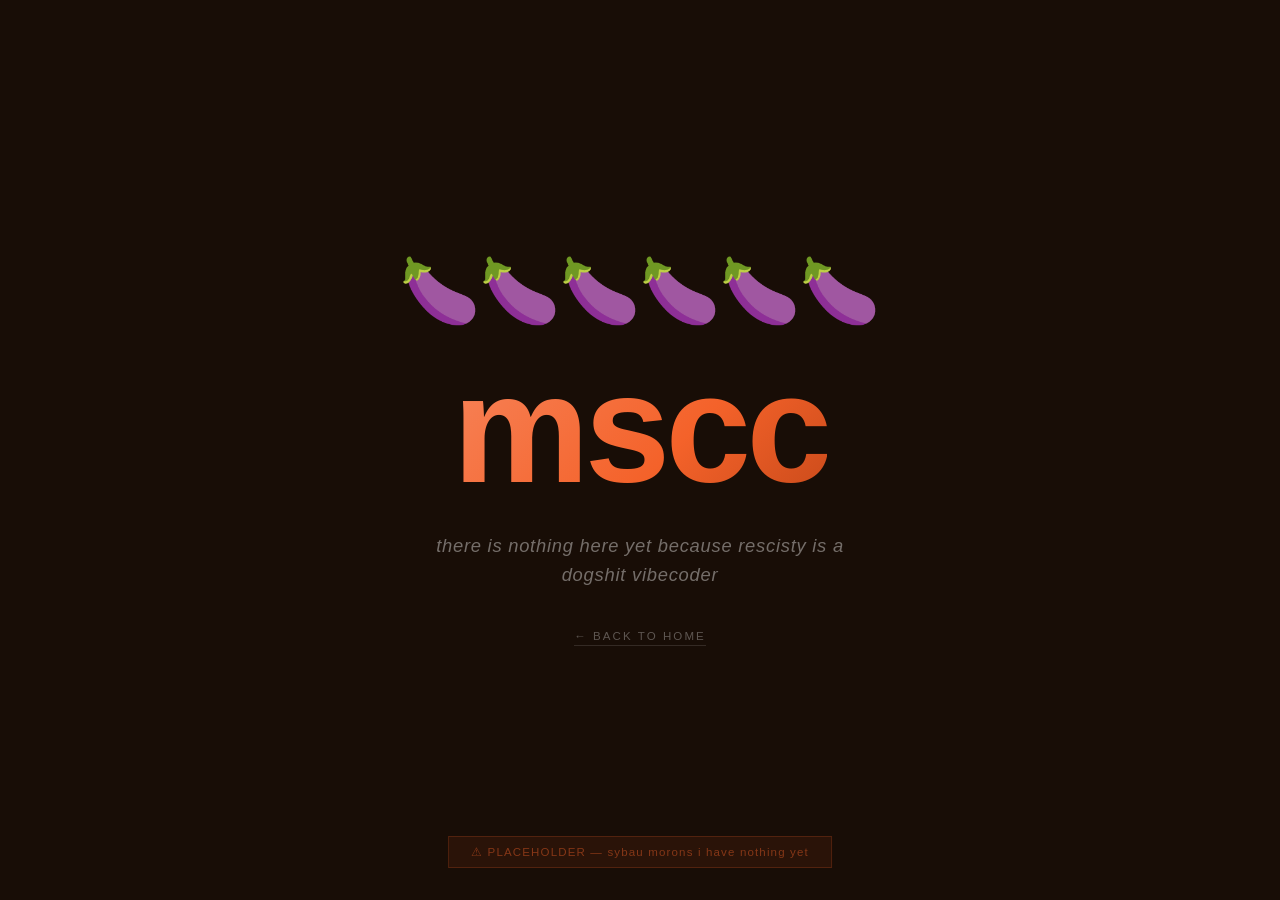
<file: main-site.html>
<!DOCTYPE html>
<html lang="en">
<head>
  <meta charset="UTF-8" />
  <meta name="viewport" content="width=device-width, initial-scale=1.0" />
  <title>mscc — main site</title>
  <link rel="stylesheet" href="styles.css" />
  <style>
    /* ============================================================
       MAIN-SITE.HTML — Destination after "Let's Begin" or finale CTA.
       Replace the content in .main-content with your real site.
       The orange color and SF font are inherited from styles.css.
       ============================================================ */

    body {
      overflow: auto;
      background: var(--dark);
      display: flex;
      flex-direction: column;
      align-items: center;
      justify-content: center;
      min-height: 100vh;
      opacity: 0;
      transition: opacity 0.8s ease;
    }
    body.ready { opacity: 1; }

    .main-content {
      text-align: center;
      color: var(--white);
      padding: 4rem 2rem;
      display: flex;
      flex-direction: column;
      align-items: center;
      gap: 1.5rem;
    }

    /* ⚠️ IMAGE ZONE: Replace emoji with main site hero logo or illustration
       <img src="assets/main-logo.png" style="max-width:200px;object-fit:contain;" /> */
    .main-icon { font-size: 4rem; }

    .main-logo {
      font-size: clamp(4.5rem, 12vw, 10rem);
      font-weight: 700;
      letter-spacing: -0.03em;
      /* Orange gradient text */
      background: linear-gradient(135deg, var(--orange-light) 0%, var(--orange) 60%, var(--orange-dark) 100%);
      -webkit-background-clip: text;
      -webkit-text-fill-color: transparent;
      background-clip: text;
      line-height: 1;
    }

    .main-tagline {
      font-size: clamp(0.9rem, 1.8vw, 1.15rem);
      color: rgba(255,255,255,0.4);
      font-style: italic;
      font-weight: 300;
      letter-spacing: 0.04em;
      max-width: 460px;
      line-height: 1.6;
    }

    .back-link {
      font-size: 0.72rem;
      font-weight: 500;
      letter-spacing: 0.18em;
      text-transform: uppercase;
      color: rgba(255,255,255,0.3);
      text-decoration: none;
      border-bottom: 1px solid rgba(255,255,255,0.12);
      padding-bottom: 3px;
      margin-top: 1rem;
      transition: color 0.3s, border-color 0.3s;
    }
    .back-link:hover {
      color: var(--orange-light);
      border-color: var(--orange-light);
    }

    /* Placeholder notice — remove once real site is built */
    .placeholder-notice {
      position: fixed;
      bottom: 2rem; left: 50%;
      transform: translateX(-50%);
      background: rgba(244,98,42,0.08);
      border: 1px solid rgba(244,98,42,0.2);
      padding: 8px 22px;
      font-size: 0.72rem;
      color: rgba(244,98,42,0.45);
      letter-spacing: 0.1em;
      white-space: nowrap;
    }
  </style>
</head>
<body>

  <div class="main-content">
    <div class="main-icon">🍆🍆🍆🍆🍆🍆</div>
    <div class="main-logo">mscc</div>
    <p class="main-tagline">there is nothing here yet because rescisty is a dogshit vibecoder</p>
    <a class="back-link" href="#" onclick="event.preventDefault();history.back();">← back to home</a>
  </div>

  <div class="placeholder-notice">⚠ PLACEHOLDER — sybau morons i have nothing yet</div>

  <script>
    // Fade in on arrival
    window.addEventListener('load', () => {
      setTimeout(() => document.body.classList.add('ready'), 100);
    });
  </script>
</body>
</html>
</file>
<file: styles.css>
/* ============================================================
   STYLES.CSS — Shared styles across all MSCC pages
   Main accent: orange
   Font: San Francisco (SF Pro) — system font on Apple devices
   ============================================================ */

:root {
  /* ── San Francisco font stack ──
     SF Pro loads automatically on macOS/iOS.
     Falls back to Segoe UI on Windows, then generic sans. */
  --font: -apple-system, BlinkMacSystemFont, "SF Pro Display",
          "SF Pro Text", "Segoe UI", Helvetica, Arial, sans-serif;

  /* ── Orange palette ── */
  --orange:       #f4622a;   /* primary brand orange */
  --orange-dark:  #c94a1a;   /* curtain / deep shade */
  --orange-deep:  #7a2a08;   /* very dark warm bg */
  --orange-light: #f7845a;   /* lighter accent */
  --dark:         #180d06;   /* near-black warm dark */
  --white:        #ffffff;

  /* ── Per-section split colors (left half / right half, close siblings) ── */
  --s1-l: #e6303d;  --s1-r: #cc2a36;
  --s2-l: #1560bd;  --s2-r: #1050a5;
  --s3-l: #2a9d8f;  --s3-r: #208a7d;
  --s4-l: #d4920a;  --s4-r: #bb8108;
  --s5-l: #264653;  --s5-r: #1d3840;
  --s6-l: #3d2445;  --s6-r: #301c38;
}

/* ── Reset ── */
*, *::before, *::after { box-sizing: border-box; margin: 0; padding: 0; }

/* ── Global: hide scrollbar, lock scroll (JS controls it) ── */
html, body {
  overflow: hidden;
  width: 100%;
  height: 100%;
  scrollbar-width: none;
  -ms-overflow-style: none;
  font-family: var(--font);
  -webkit-font-smoothing: antialiased;
}
::-webkit-scrollbar { display: none; }
</file>
